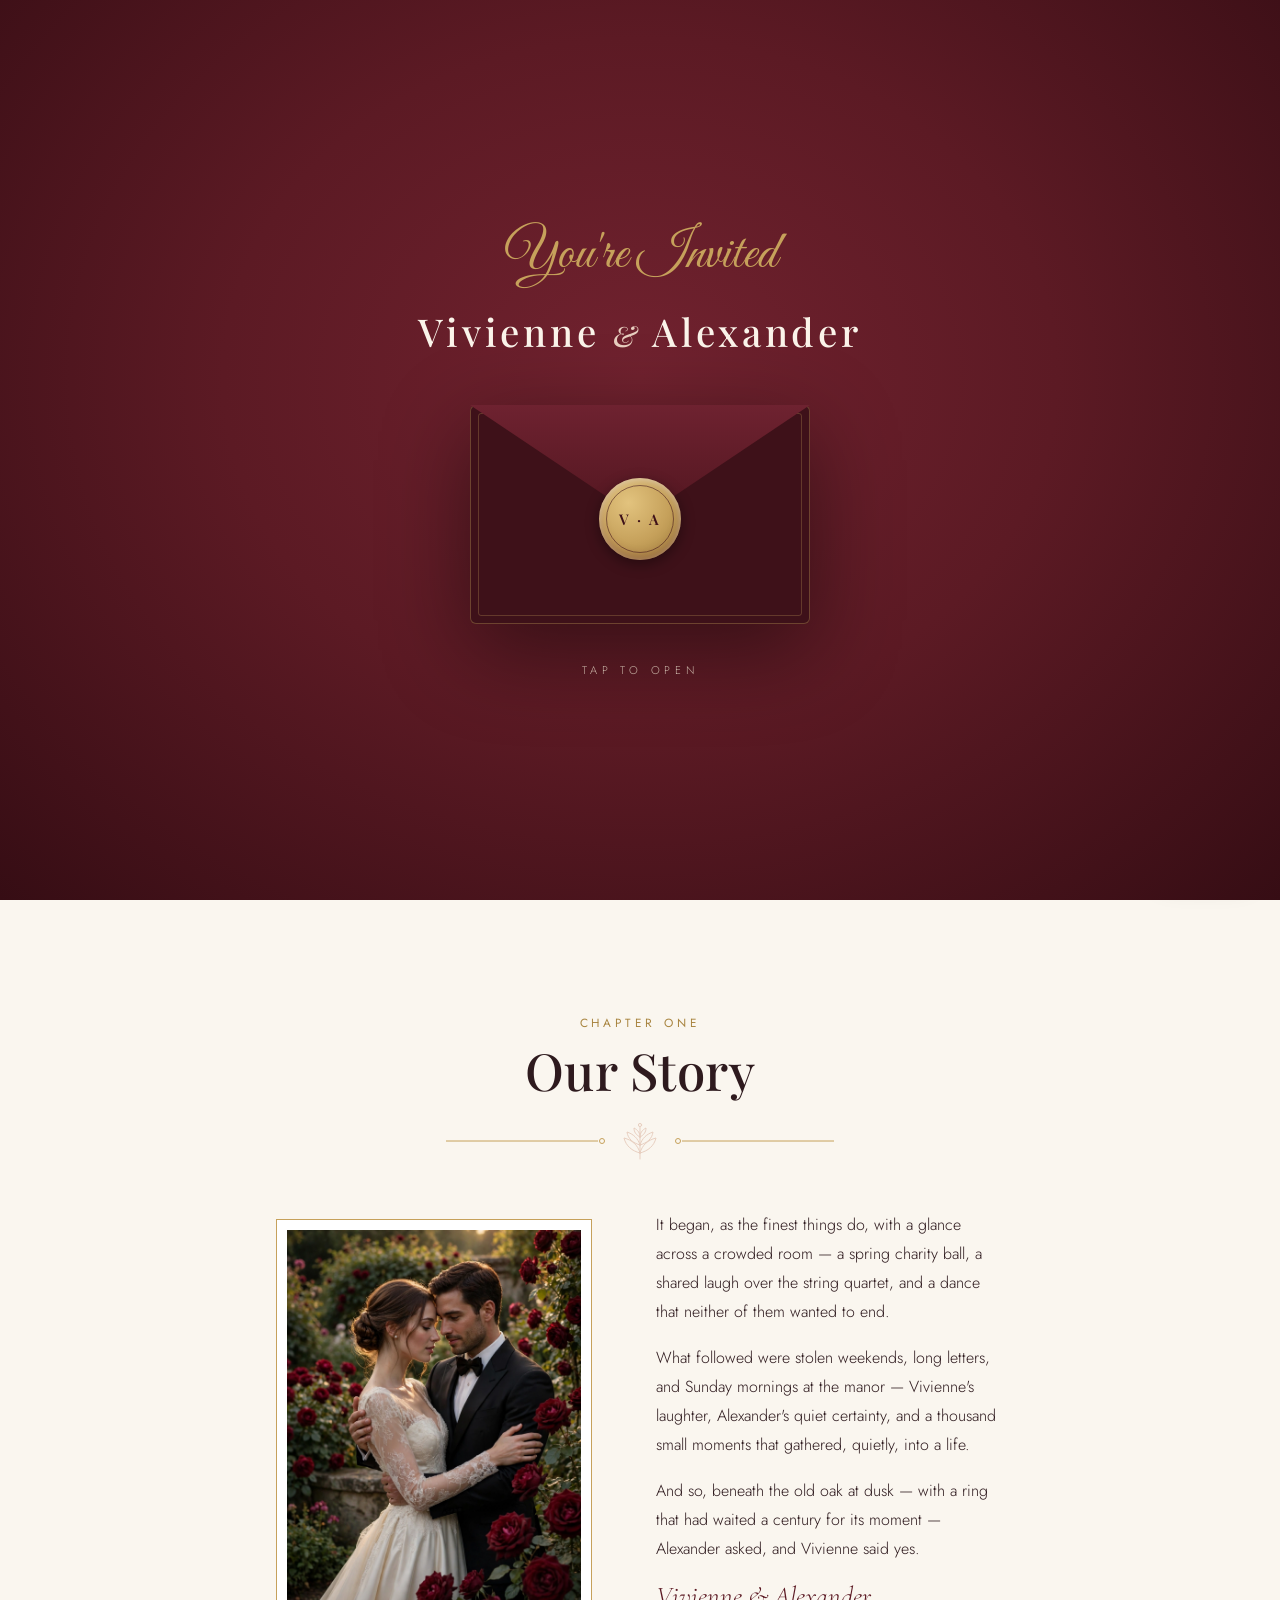
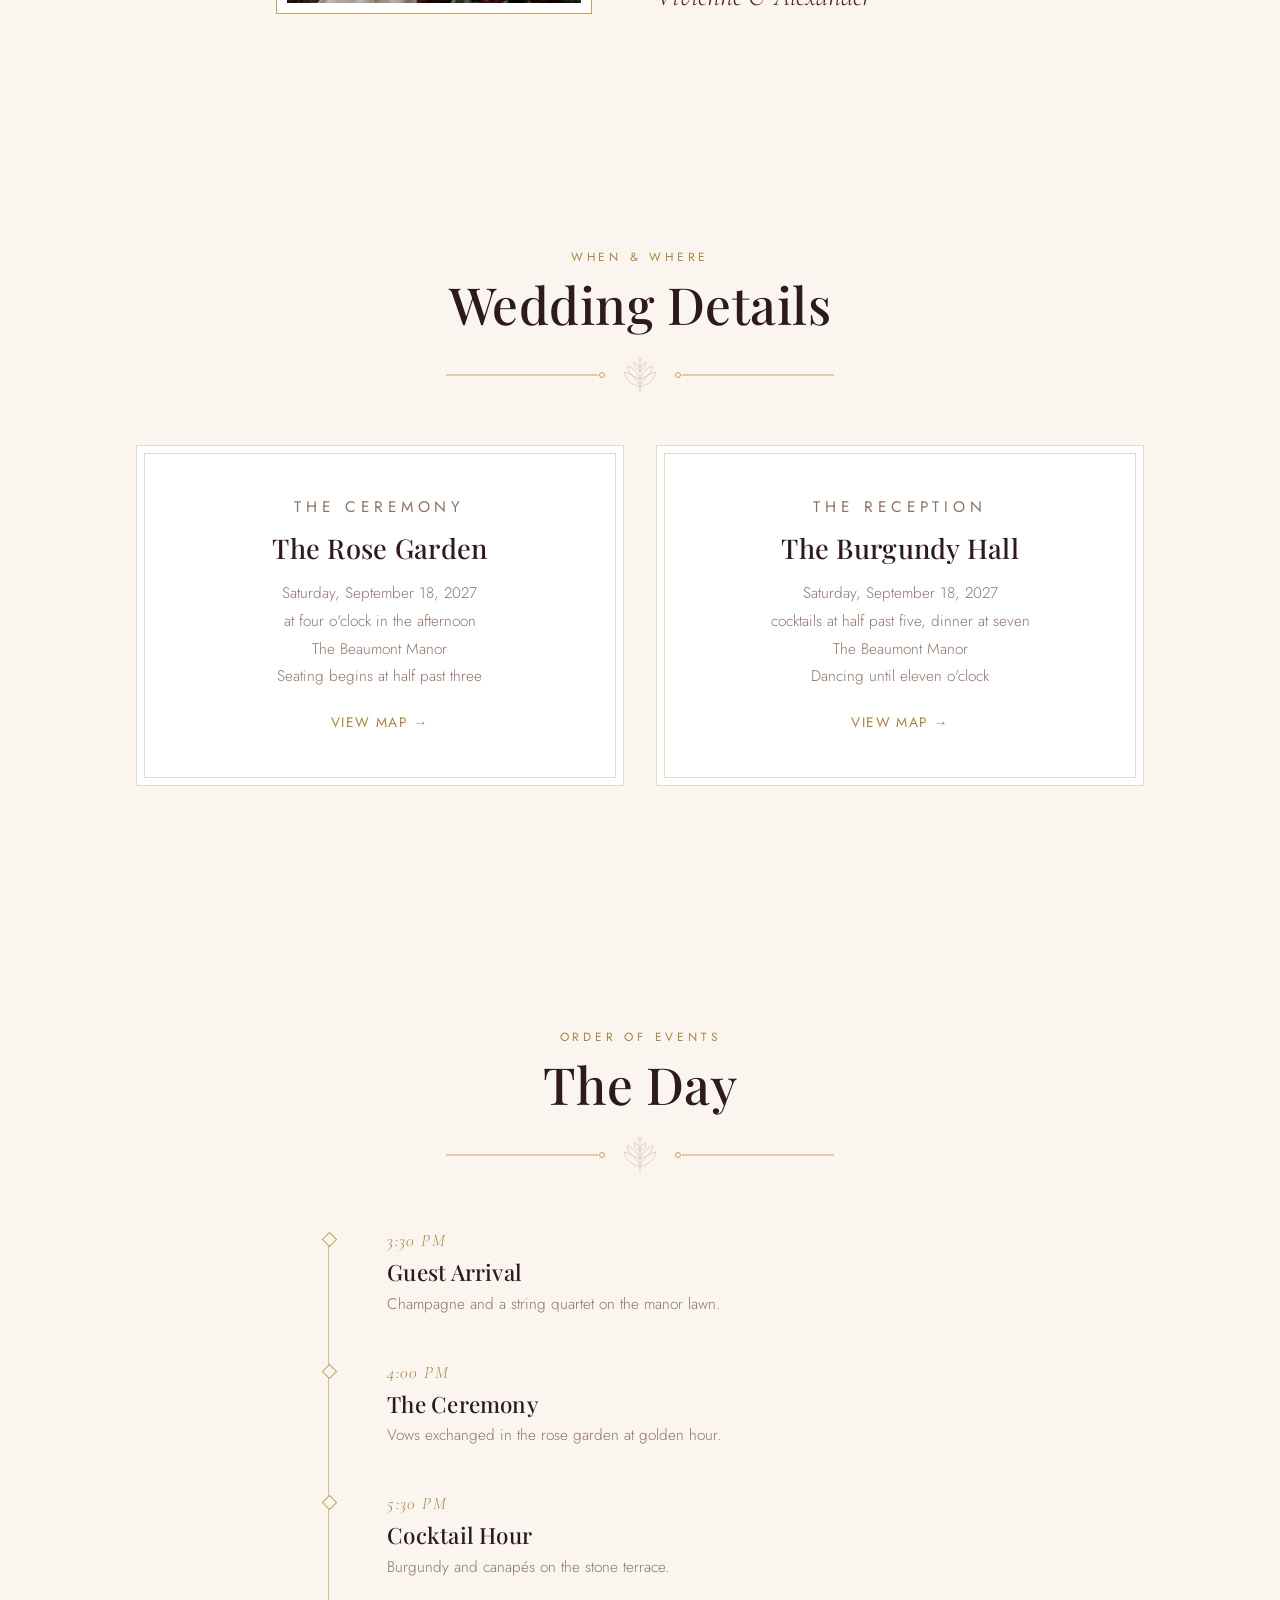
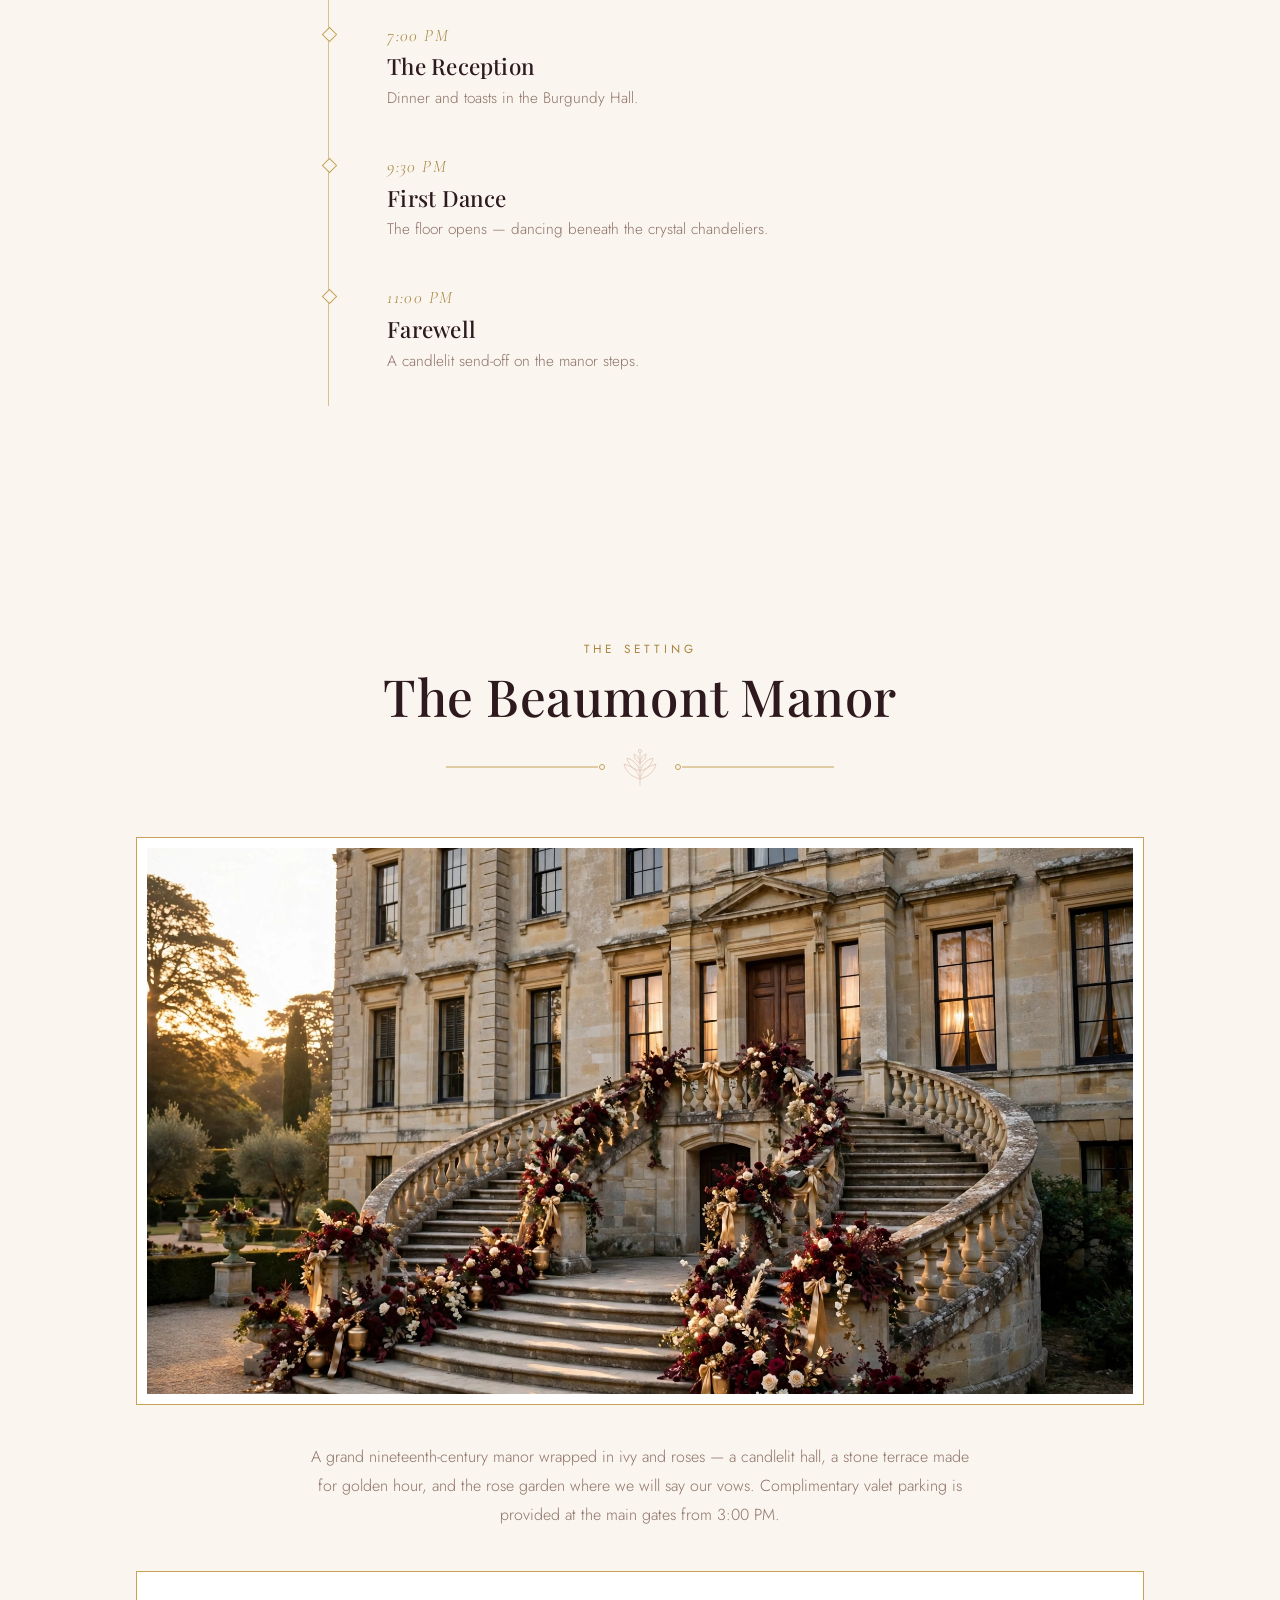
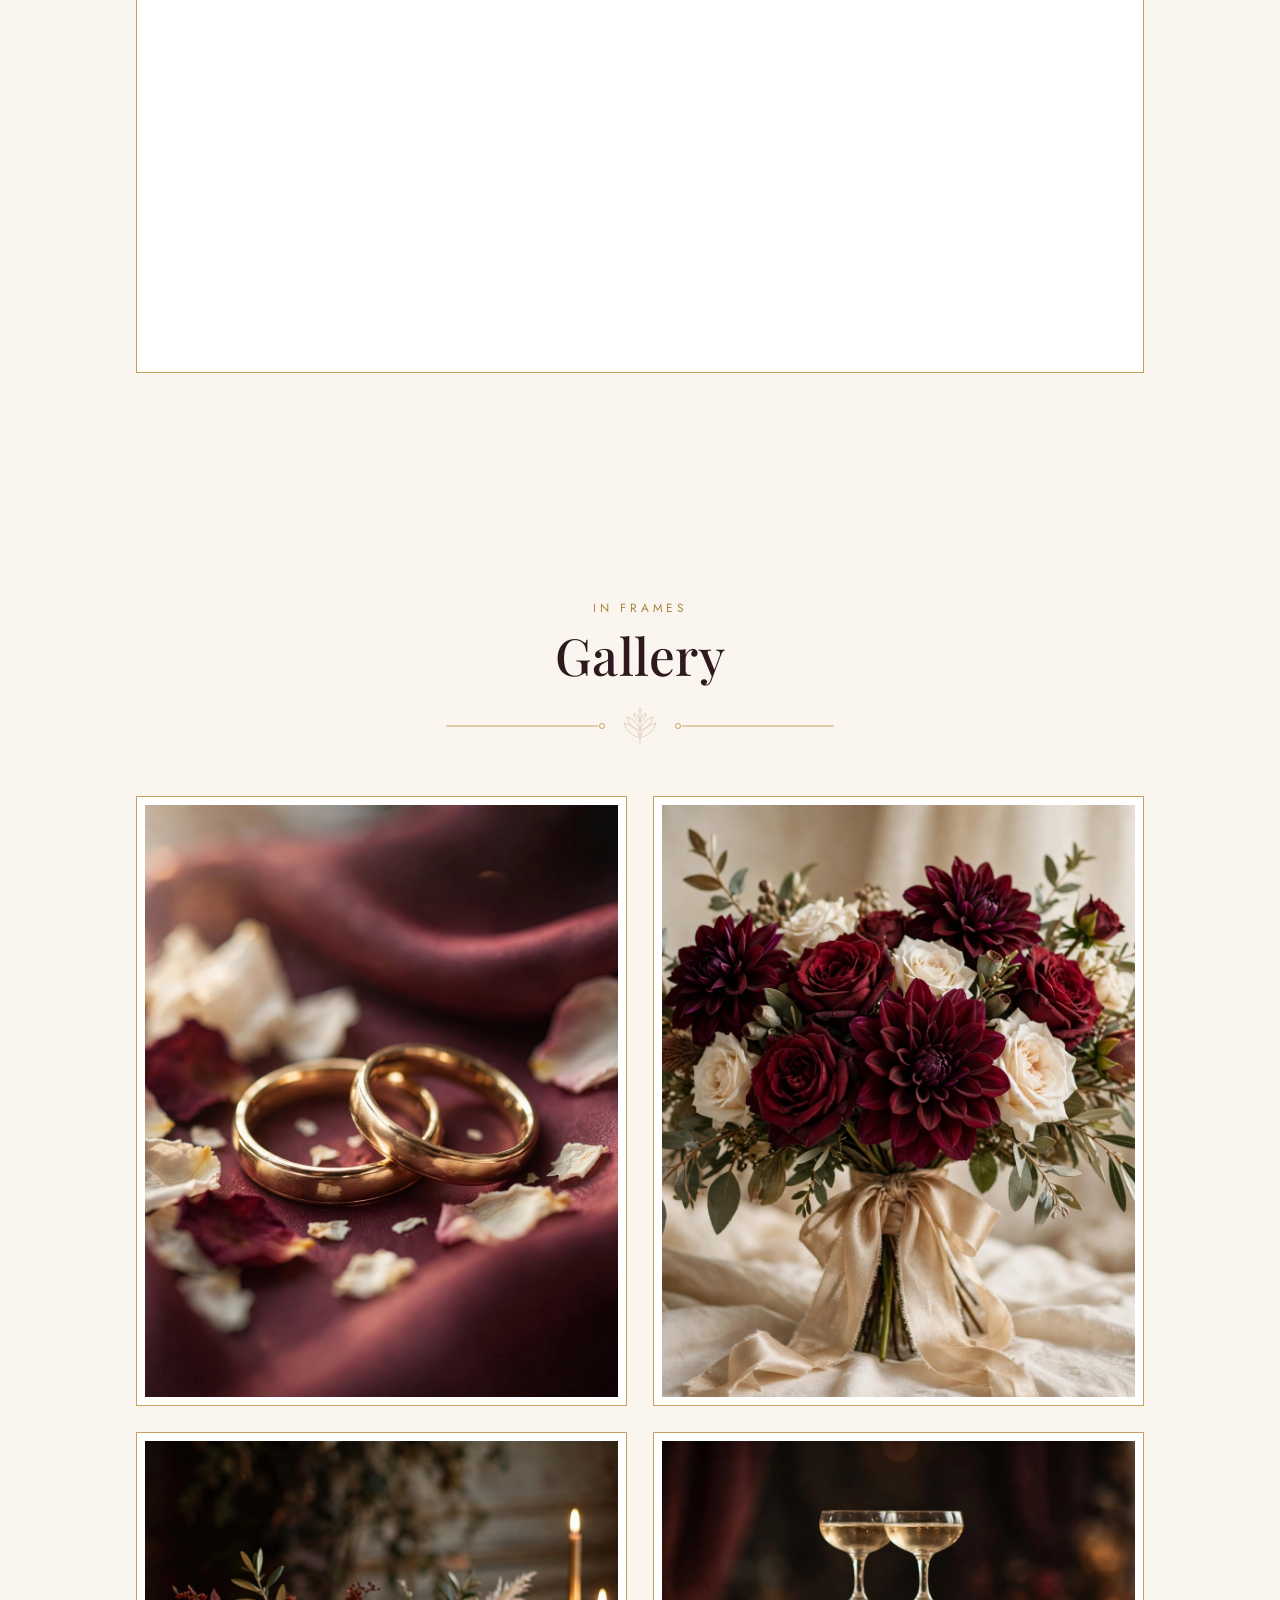
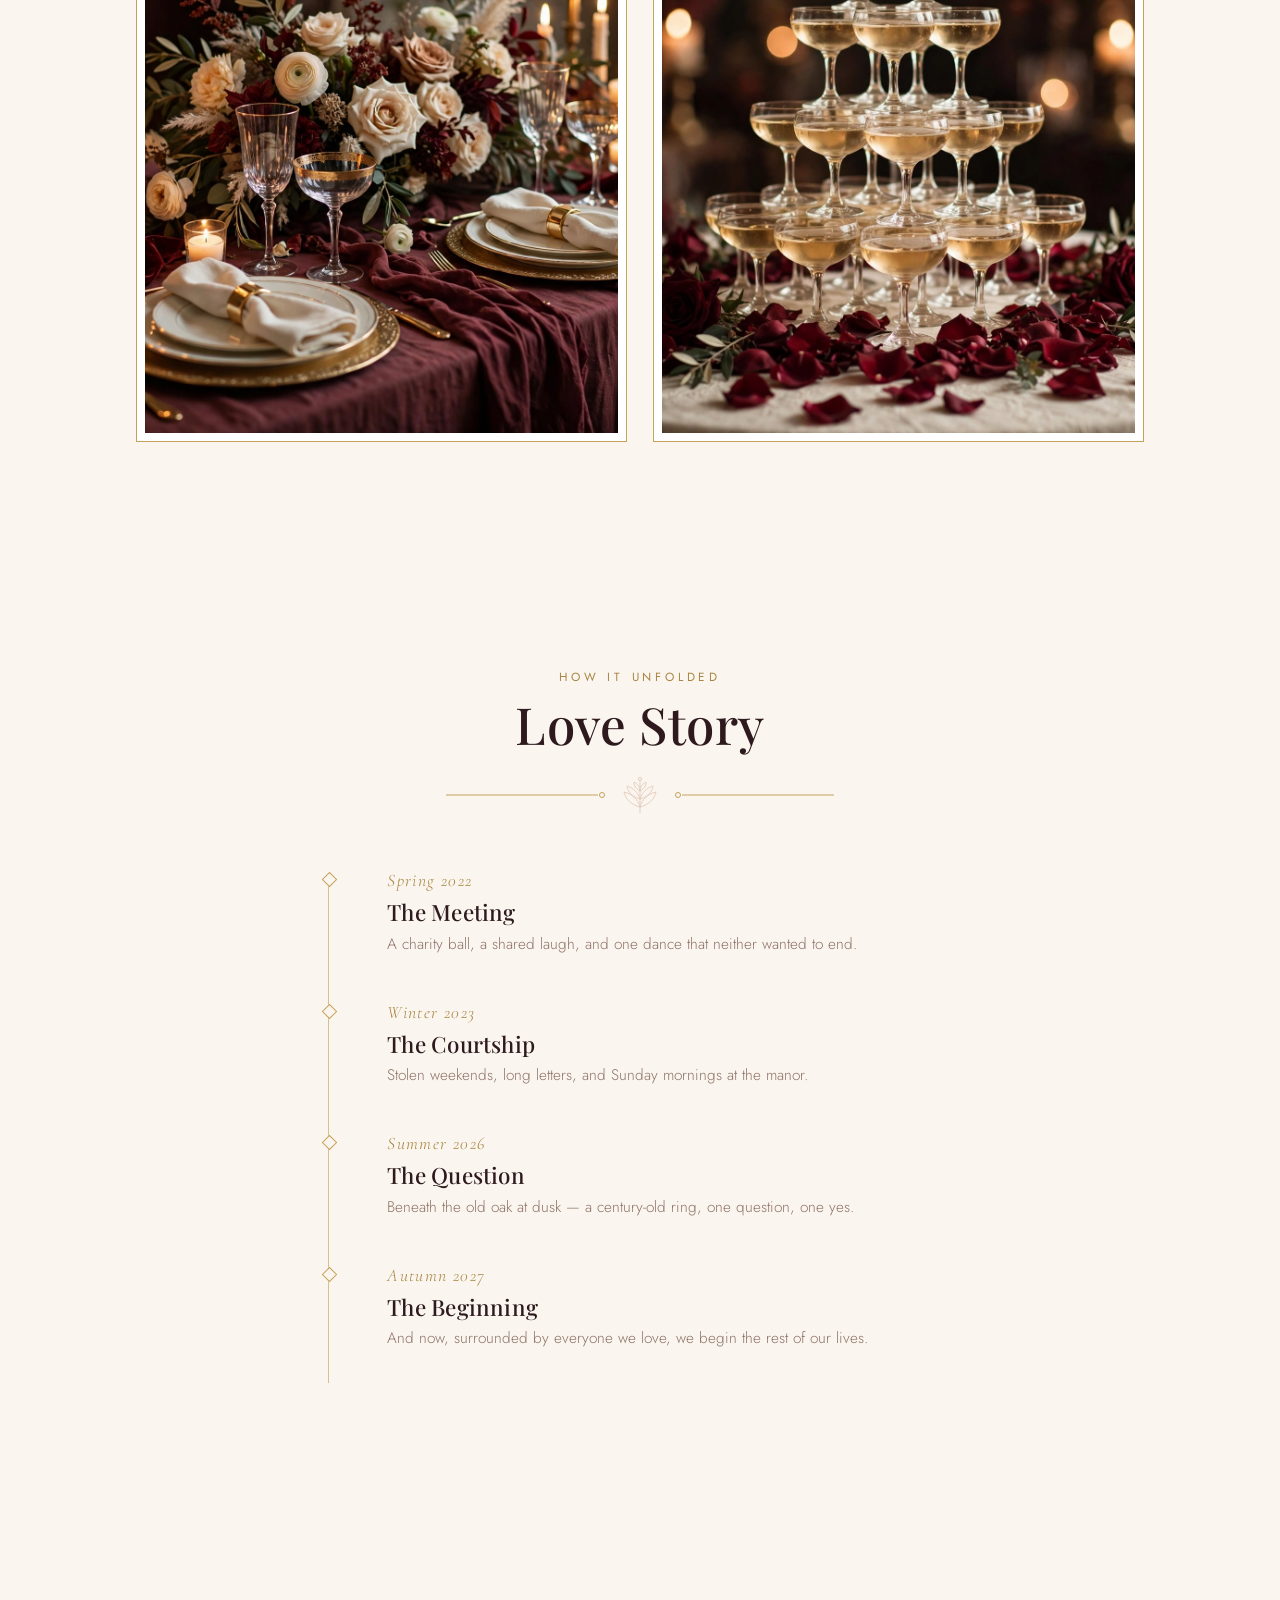
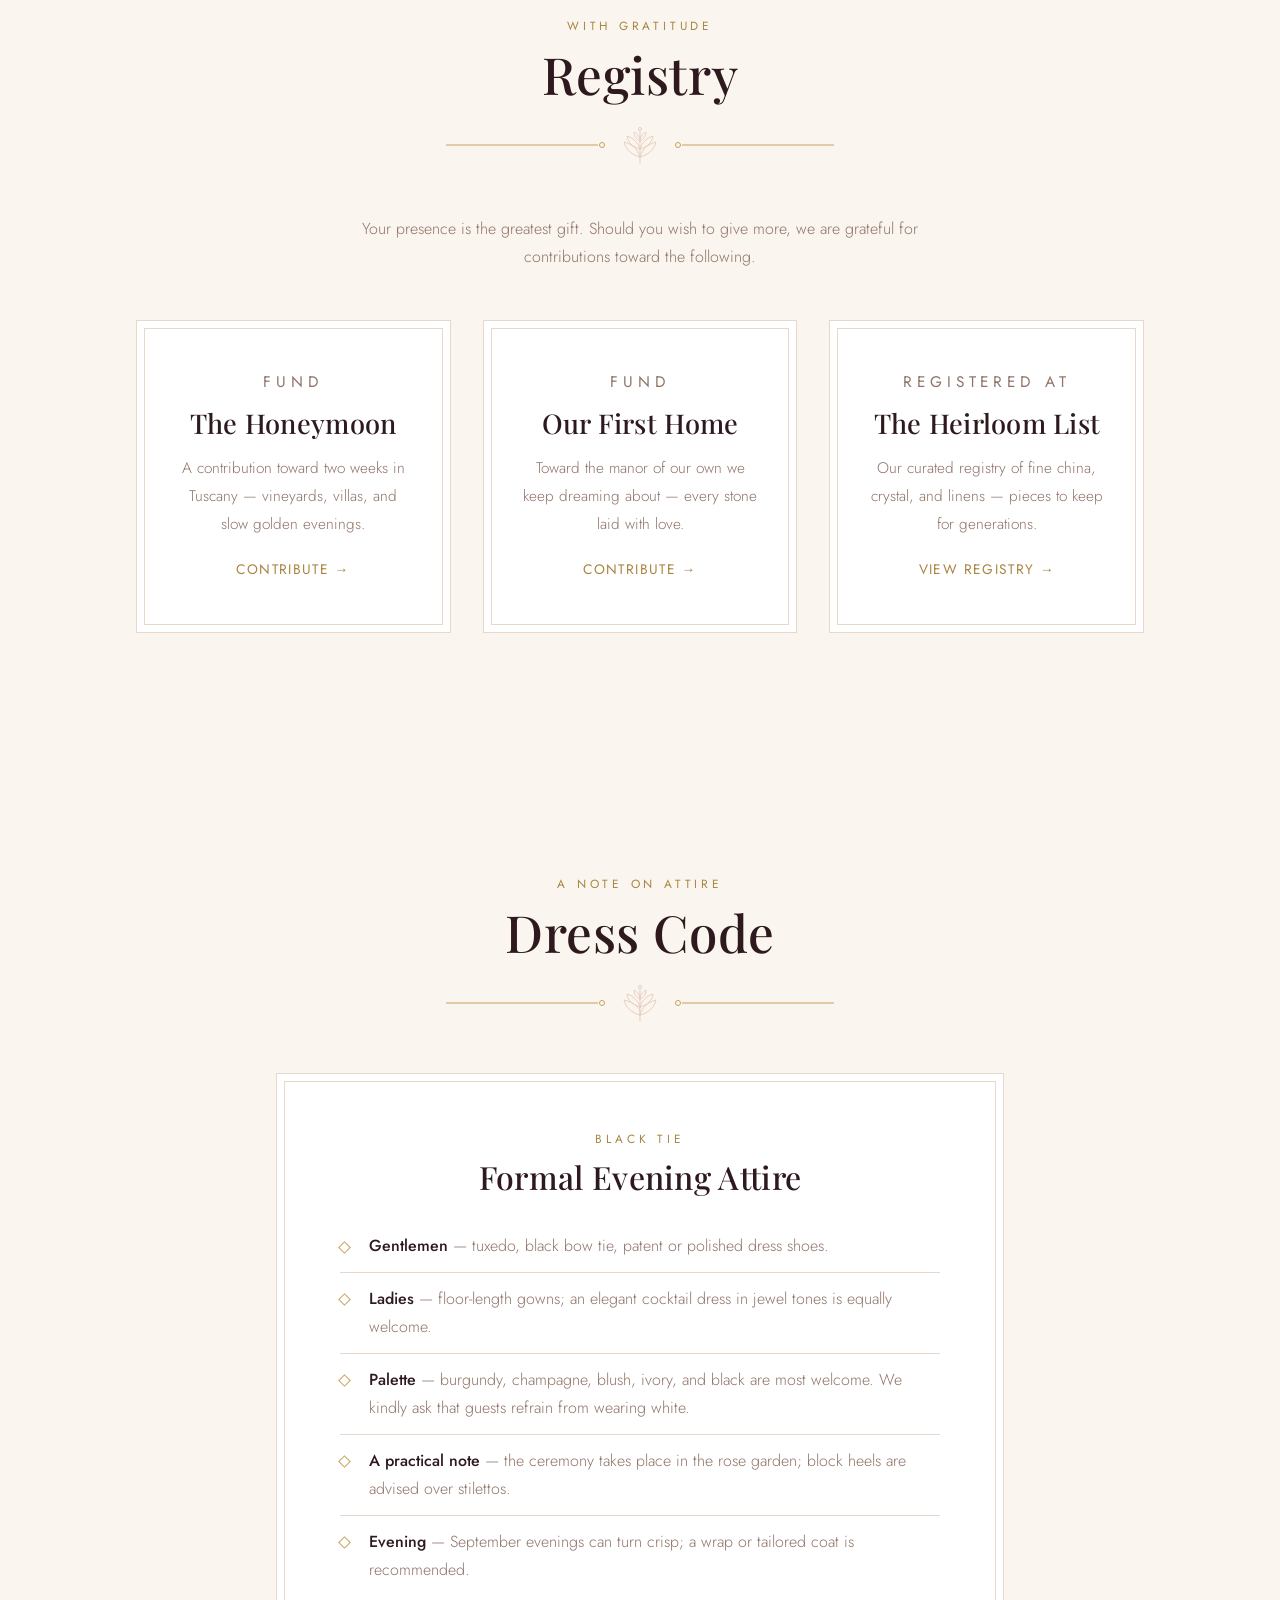
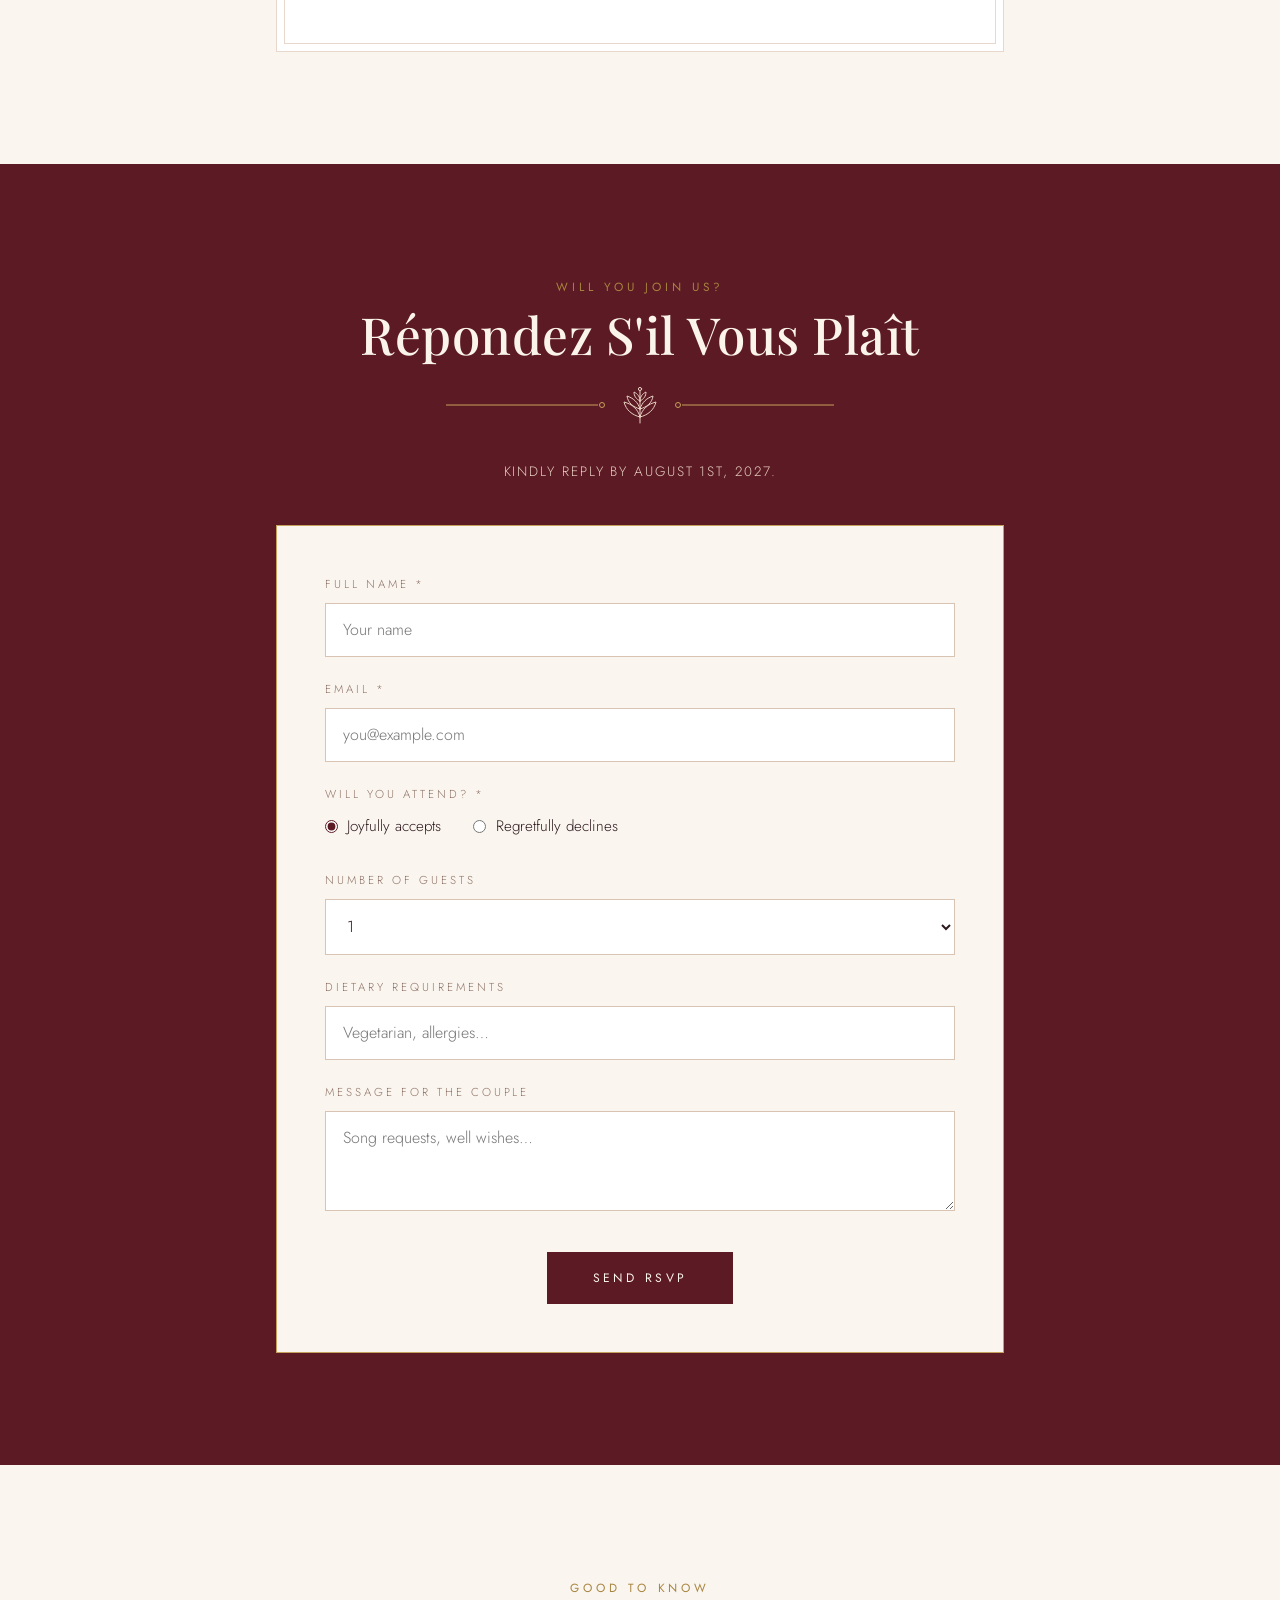
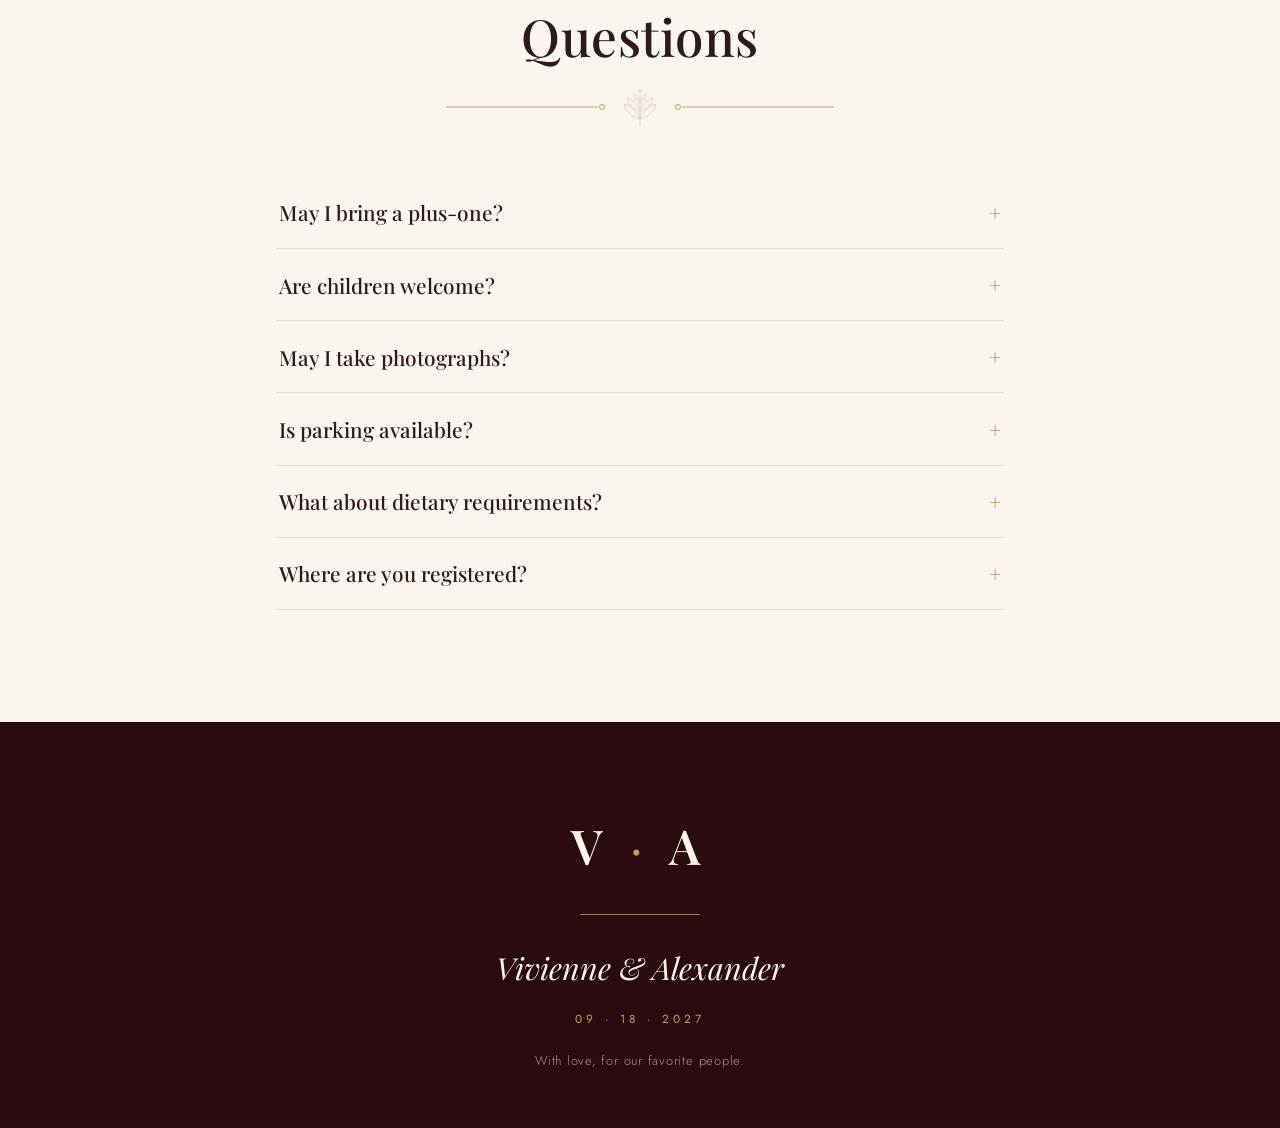
<file: index.html>
<!DOCTYPE html>
<html lang="en">
<head>
<meta charset="UTF-8">
<meta name="viewport" content="width=device-width, initial-scale=1.0">
<!-- EDIT: page title — your names & date -->
<title>Vivienne &amp; Alexander — September 18, 2027</title>
<meta name="description" content="Together with their families, Vivienne & Alexander invite you to celebrate their wedding on Saturday, September 18, 2027 at The Beaumont Manor.">
<link rel="preconnect" href="https://fonts.googleapis.com">
<link rel="preconnect" href="https://fonts.gstatic.com" crossorigin>
<link href="https://fonts.googleapis.com/css2?family=Cormorant+Garamond:ital,wght@0,400;0,500;0,600;1,400;1,500&family=Playfair+Display:ital,wght@0,400;0,500;0,600;1,400&family=Great+Vibes&family=Jost:wght@300;400;500&display=swap" rel="stylesheet">
<link rel="stylesheet" href="styles.css">
</head>
<body>

<!-- ============ 0. ENVELOPE INTRO (signature opening) ============ -->
<!-- EDIT: envelope intro — your names & monogram. To remove the intro entirely,
     delete this block AND the envelope JS section in script.js. -->
<div id="envelope-intro" role="dialog" aria-modal="true" aria-label="Wedding invitation — tap to open" tabindex="0">
  <div class="env-stage">
    <p class="env-script">You're Invited</p>
    <!-- EDIT: couple names on the envelope -->
    <p class="env-names">Vivienne <span class="amp">&amp;</span> Alexander</p>
    <div class="envelope" aria-hidden="true">
      <div class="env-back"></div>
      <div class="env-letter">
        <!-- EDIT: monogram on the letter -->
        <p class="env-letter-mono">V · A</p>
        <p class="env-letter-names">Vivienne &amp; Alexander</p>
        <div class="env-letter-rule"></div>
        <!-- EDIT: wedding date on the letter -->
        <p class="env-letter-date">Saturday, September 18, 2027</p>
      </div>
      <div class="env-front"></div>
      <div class="env-flap"></div>
      <!-- the wax seal sits on the flap's point; it "breaks" (fades) when opened -->
      <div class="wax-seal"><span>V · A</span></div>
    </div>
    <p class="env-tap">tap to open</p>
  </div>
</div>

<!-- ============ 1. NAV ============ -->
<nav id="nav">
  <!-- EDIT: monogram — your initials -->
  <a href="#top" class="brand">V <span>·</span> A</a>
  <button class="menu-btn" aria-label="Open menu">☰</button>
  <div class="links">
    <a href="#story">Our Story</a><a href="#details">Details</a><a href="#schedule">Schedule</a>
    <a href="#venue">Venue</a><a href="#gallery">Gallery</a><a href="#faq">FAQ</a>
    <a href="#rsvp" class="btn small">RSVP</a>
  </div>
</nav>

<!-- ============ 2. HERO ============ -->
<header class="hero" id="top">
  <div class="hero-inner">
    <!-- EDIT: the one script accent line -->
    <p class="script">together with their families</p>
    <!-- EDIT: couple names -->
    <h1>Vivienne <span class="amp">&</span> Alexander</h1>
    <p class="caps gold date">Saturday, September 18, 2027</p>
    <!-- EDIT: venue name -->
    <p class="caps venue">The Beaumont Manor</p>
    <div class="botanical-hero" aria-hidden="true">
      <svg viewBox="0 0 200 24" fill="none" xmlns="http://www.w3.org/2000/svg">
        <line x1="8" y1="12" x2="78" y2="12" stroke="#C6A15B" stroke-width="1"/>
        <line x1="122" y1="12" x2="192" y2="12" stroke="#C6A15B" stroke-width="1"/>
        <path d="M100 20 C 100 15, 100 10, 100 4" stroke="#E8CFC0" stroke-width="1" stroke-linecap="round"/>
        <path d="M100 17 C 95 16, 91 13, 90 8 C 95 9, 99 12, 100 17 Z" stroke="#E8CFC0" stroke-width="1"/>
        <path d="M100 17 C 105 16, 109 13, 110 8 C 105 9, 101 12, 100 17 Z" stroke="#E8CFC0" stroke-width="1"/>
        <path d="M100 11 C 97 10, 95 8, 95 5 C 98 6, 100 8, 100 11 Z" stroke="#E8CFC0" stroke-width="1"/>
        <path d="M100 11 C 103 10, 105 8, 105 5 C 102 6, 100 8, 100 11 Z" stroke="#E8CFC0" stroke-width="1"/>
      </svg>
    </div>
    <!-- EDIT: countdown target lives in script.js (2027-09-18T16:00:00) -->
    <div class="countdown" id="countdown" aria-label="Countdown to the wedding">
      <div><span id="d">0</span><label>Days</label></div>
      <div><span id="h">0</span><label>Hours</label></div>
      <div><span id="m">0</span><label>Minutes</label></div>
      <div><span id="s">0</span><label>Seconds</label></div>
    </div>
    <div class="cta-row">
      <a href="#rsvp" class="btn">Kindly Respond</a>
      <a href="#details" class="btn ghost">The Details</a>
    </div>
  </div>
  <a href="#story" class="scroll-hint" aria-label="Scroll to Our Story">↓</a>
</header>

<!-- Music toggle (no autoplay — plays only when tapped) -->
<button id="music-toggle" aria-label="Play background music" title="Music">
  <span class="note">♪</span><span class="mt-label">Music</span>
</button>
<audio id="wedding-music" src="audio/music.mp3" preload="none" loop></audio>

<!-- ============ 3. OUR STORY ============ -->
<section id="story" class="wrap narrow reveal">
  <p class="caps gold center">Chapter One</p>
  <h2 class="center">Our Story</h2>
  <div class="divider-botanical" aria-hidden="true">
    <svg viewBox="0 0 420 44" fill="none" xmlns="http://www.w3.org/2000/svg">
      <line x1="16" y1="22" x2="168" y2="22" stroke="#C6A15B" stroke-width="1"/>
      <line x1="252" y1="22" x2="404" y2="22" stroke="#C6A15B" stroke-width="1"/>
      <circle cx="172" cy="22" r="2.5" stroke="#C6A15B" stroke-width="1"/>
      <circle cx="248" cy="22" r="2.5" stroke="#C6A15B" stroke-width="1"/>
      <g stroke="#E8CFC0" stroke-width="1" stroke-linecap="round">
        <path d="M210 40 C 210 30, 210 20, 210 8"/>
        <path d="M210 34 C 202 32, 196 27, 194 19 C 202 21, 208 26, 210 34 Z"/>
        <path d="M210 34 C 218 32, 224 27, 226 19 C 218 21, 212 26, 210 34 Z"/>
        <path d="M210 26 C 203 24, 198 20, 197 13 C 203 15, 208 19, 210 26 Z"/>
        <path d="M210 26 C 217 24, 222 20, 223 13 C 217 15, 212 19, 210 26 Z"/>
        <path d="M210 18 C 206 16, 204 13, 204 9 C 208 11, 210 14, 210 18 Z"/>
        <path d="M210 18 C 214 16, 216 13, 216 9 C 212 11, 210 14, 210 18 Z"/>
        <circle cx="210" cy="6" r="1.6"/>
      </g>
    </svg>
  </div>
  <div class="two-col">
    <!-- EDIT: replace images/couple.webp with your photo (same name or update the path) -->
    <img class="frame" src="images/couple.webp" alt="Vivienne and Alexander">
    <div>
      <!-- EDIT: rewrite with your own story -->
      <p>It began, as the finest things do, with a glance across a crowded room — a spring charity ball, a shared laugh over the string quartet, and a dance that neither of them wanted to end.</p>
      <p>What followed were stolen weekends, long letters, and Sunday mornings at the manor — Vivienne's laughter, Alexander's quiet certainty, and a thousand small moments that gathered, quietly, into a life.</p>
      <p>And so, beneath the old oak at dusk — with a ring that had waited a century for its moment — Alexander asked, and Vivienne said yes.</p>
      <p class="sign">Vivienne &amp; Alexander</p>
    </div>
  </div>
</section>

<!-- ============ 4. WEDDING DETAILS ============ -->
<section id="details" class="wrap reveal">
  <p class="caps gold center">When &amp; Where</p>
  <h2 class="center">Wedding Details</h2>
  <div class="divider-botanical" aria-hidden="true">
    <svg viewBox="0 0 420 44" fill="none" xmlns="http://www.w3.org/2000/svg">
      <line x1="16" y1="22" x2="168" y2="22" stroke="#C6A15B" stroke-width="1"/>
      <line x1="252" y1="22" x2="404" y2="22" stroke="#C6A15B" stroke-width="1"/>
      <circle cx="172" cy="22" r="2.5" stroke="#C6A15B" stroke-width="1"/>
      <circle cx="248" cy="22" r="2.5" stroke="#C6A15B" stroke-width="1"/>
      <g stroke="#E8CFC0" stroke-width="1" stroke-linecap="round">
        <path d="M210 40 C 210 30, 210 20, 210 8"/>
        <path d="M210 34 C 202 32, 196 27, 194 19 C 202 21, 208 26, 210 34 Z"/>
        <path d="M210 34 C 218 32, 224 27, 226 19 C 218 21, 212 26, 210 34 Z"/>
        <path d="M210 26 C 203 24, 198 20, 197 13 C 203 15, 208 19, 210 26 Z"/>
        <path d="M210 26 C 217 24, 222 20, 223 13 C 217 15, 212 19, 210 26 Z"/>
        <path d="M210 18 C 206 16, 204 13, 204 9 C 208 11, 210 14, 210 18 Z"/>
        <path d="M210 18 C 214 16, 216 13, 216 9 C 212 11, 210 14, 210 18 Z"/>
        <circle cx="210" cy="6" r="1.6"/>
      </g>
    </svg>
  </div>
  <div class="cards">
    <!-- EDIT: ceremony details -->
    <div class="card">
      <p class="caps gold">The Ceremony</p>
      <h3>The Rose Garden</h3>
      <p>Saturday, September 18, 2027<br>at four o'clock in the afternoon<br>The Beaumont Manor<br><span class="muted">Seating begins at half past three</span></p>
      <a class="link" href="https://maps.google.com/?q=The%20Beaumont%20Manor" target="_blank" rel="noopener">View map →</a>
    </div>
    <!-- EDIT: reception details -->
    <div class="card">
      <p class="caps gold">The Reception</p>
      <h3>The Burgundy Hall</h3>
      <p>Saturday, September 18, 2027<br>cocktails at half past five, dinner at seven<br>The Beaumont Manor<br><span class="muted">Dancing until eleven o'clock</span></p>
      <a class="link" href="https://maps.google.com/?q=The%20Beaumont%20Manor" target="_blank" rel="noopener">View map →</a>
    </div>
  </div>
</section>

<!-- ============ 5. SCHEDULE ============ -->
<section id="schedule" class="wrap narrow reveal">
  <p class="caps gold center">Order of Events</p>
  <h2 class="center">The Day</h2>
  <div class="divider-botanical" aria-hidden="true">
    <svg viewBox="0 0 420 44" fill="none" xmlns="http://www.w3.org/2000/svg">
      <line x1="16" y1="22" x2="168" y2="22" stroke="#C6A15B" stroke-width="1"/>
      <line x1="252" y1="22" x2="404" y2="22" stroke="#C6A15B" stroke-width="1"/>
      <circle cx="172" cy="22" r="2.5" stroke="#C6A15B" stroke-width="1"/>
      <circle cx="248" cy="22" r="2.5" stroke="#C6A15B" stroke-width="1"/>
      <g stroke="#E8CFC0" stroke-width="1" stroke-linecap="round">
        <path d="M210 40 C 210 30, 210 20, 210 8"/>
        <path d="M210 34 C 202 32, 196 27, 194 19 C 202 21, 208 26, 210 34 Z"/>
        <path d="M210 34 C 218 32, 224 27, 226 19 C 218 21, 212 26, 210 34 Z"/>
        <path d="M210 26 C 203 24, 198 20, 197 13 C 203 15, 208 19, 210 26 Z"/>
        <path d="M210 26 C 217 24, 222 20, 223 13 C 217 15, 212 19, 210 26 Z"/>
        <path d="M210 18 C 206 16, 204 13, 204 9 C 208 11, 210 14, 210 18 Z"/>
        <path d="M210 18 C 214 16, 216 13, 216 9 C 212 11, 210 14, 210 18 Z"/>
        <circle cx="210" cy="6" r="1.6"/>
      </g>
    </svg>
  </div>
  <!-- EDIT: adjust times & events -->
  <div class="timeline">
    <div class="t-row"><span>3:30 PM</span><div><h4>Guest Arrival</h4><p>Champagne and a string quartet on the manor lawn.</p></div></div>
    <div class="t-row"><span>4:00 PM</span><div><h4>The Ceremony</h4><p>Vows exchanged in the rose garden at golden hour.</p></div></div>
    <div class="t-row"><span>5:30 PM</span><div><h4>Cocktail Hour</h4><p>Burgundy and canapés on the stone terrace.</p></div></div>
    <div class="t-row"><span>7:00 PM</span><div><h4>The Reception</h4><p>Dinner and toasts in the Burgundy Hall.</p></div></div>
    <div class="t-row"><span>9:30 PM</span><div><h4>First Dance</h4><p>The floor opens — dancing beneath the crystal chandeliers.</p></div></div>
    <div class="t-row"><span>11:00 PM</span><div><h4>Farewell</h4><p>A candlelit send-off on the manor steps.</p></div></div>
  </div>
</section>

<!-- ============ 6. VENUE ============ -->
<section id="venue" class="wrap reveal">
  <p class="caps gold center">The Setting</p>
  <h2 class="center">The Beaumont Manor</h2>
  <div class="divider-botanical" aria-hidden="true">
    <svg viewBox="0 0 420 44" fill="none" xmlns="http://www.w3.org/2000/svg">
      <line x1="16" y1="22" x2="168" y2="22" stroke="#C6A15B" stroke-width="1"/>
      <line x1="252" y1="22" x2="404" y2="22" stroke="#C6A15B" stroke-width="1"/>
      <circle cx="172" cy="22" r="2.5" stroke="#C6A15B" stroke-width="1"/>
      <circle cx="248" cy="22" r="2.5" stroke="#C6A15B" stroke-width="1"/>
      <g stroke="#E8CFC0" stroke-width="1" stroke-linecap="round">
        <path d="M210 40 C 210 30, 210 20, 210 8"/>
        <path d="M210 34 C 202 32, 196 27, 194 19 C 202 21, 208 26, 210 34 Z"/>
        <path d="M210 34 C 218 32, 224 27, 226 19 C 218 21, 212 26, 210 34 Z"/>
        <path d="M210 26 C 203 24, 198 20, 197 13 C 203 15, 208 19, 210 26 Z"/>
        <path d="M210 26 C 217 24, 222 20, 223 13 C 217 15, 212 19, 210 26 Z"/>
        <path d="M210 18 C 206 16, 204 13, 204 9 C 208 11, 210 14, 210 18 Z"/>
        <path d="M210 18 C 214 16, 216 13, 216 9 C 212 11, 210 14, 210 18 Z"/>
        <circle cx="210" cy="6" r="1.6"/>
      </g>
    </svg>
  </div>
  <!-- EDIT: replace images/venue.webp with a photo of your venue -->
  <img class="wide-img frame" src="images/venue.webp" alt="The Beaumont Manor">
  <p class="center venue-copy">A grand nineteenth-century manor wrapped in ivy and roses — a candlelit hall, a stone terrace made for golden hour, and the rose garden where we will say our vows. Complimentary valet parking is provided at the main gates from 3:00 PM.</p>
  <div class="map-frame">
    <iframe title="Map — The Beaumont Manor" src="https://www.google.com/maps?q=Beaumont+Manor&output=embed" loading="lazy" referrerpolicy="no-referrer-when-downgrade"></iframe>
  </div>
</section>

<!-- ============ 7. GALLERY ============ -->
<section id="gallery" class="wrap reveal">
  <p class="caps gold center">In Frames</p>
  <h2 class="center">Gallery</h2>
  <div class="divider-botanical" aria-hidden="true">
    <svg viewBox="0 0 420 44" fill="none" xmlns="http://www.w3.org/2000/svg">
      <line x1="16" y1="22" x2="168" y2="22" stroke="#C6A15B" stroke-width="1"/>
      <line x1="252" y1="22" x2="404" y2="22" stroke="#C6A15B" stroke-width="1"/>
      <circle cx="172" cy="22" r="2.5" stroke="#C6A15B" stroke-width="1"/>
      <circle cx="248" cy="22" r="2.5" stroke="#C6A15B" stroke-width="1"/>
      <g stroke="#E8CFC0" stroke-width="1" stroke-linecap="round">
        <path d="M210 40 C 210 30, 210 20, 210 8"/>
        <path d="M210 34 C 202 32, 196 27, 194 19 C 202 21, 208 26, 210 34 Z"/>
        <path d="M210 34 C 218 32, 224 27, 226 19 C 218 21, 212 26, 210 34 Z"/>
        <path d="M210 26 C 203 24, 198 20, 197 13 C 203 15, 208 19, 210 26 Z"/>
        <path d="M210 26 C 217 24, 222 20, 223 13 C 217 15, 212 19, 210 26 Z"/>
        <path d="M210 18 C 206 16, 204 13, 204 9 C 208 11, 210 14, 210 18 Z"/>
        <path d="M210 18 C 214 16, 216 13, 216 9 C 212 11, 210 14, 210 18 Z"/>
        <circle cx="210" cy="6" r="1.6"/>
      </g>
    </svg>
  </div>
  <!-- EDIT: replace the four gallery photos (keep the file names) -->
  <div class="gallery">
    <figure class="frame"><img src="images/gallery-1.webp" alt="Vivienne and Alexander — portrait one"></figure>
    <figure class="frame"><img src="images/gallery-2.webp" alt="Vivienne and Alexander — portrait two"></figure>
    <figure class="frame"><img src="images/gallery-3.webp" alt="Vivienne and Alexander — portrait three"></figure>
    <figure class="frame"><img src="images/gallery-4.webp" alt="Vivienne and Alexander — portrait four"></figure>
  </div>
</section>

<!-- ============ 8. LOVE STORY ============ -->
<section id="love-story" class="wrap narrow reveal">
  <p class="caps gold center">How It Unfolded</p>
  <h2 class="center">Love Story</h2>
  <div class="divider-botanical" aria-hidden="true">
    <svg viewBox="0 0 420 44" fill="none" xmlns="http://www.w3.org/2000/svg">
      <line x1="16" y1="22" x2="168" y2="22" stroke="#C6A15B" stroke-width="1"/>
      <line x1="252" y1="22" x2="404" y2="22" stroke="#C6A15B" stroke-width="1"/>
      <circle cx="172" cy="22" r="2.5" stroke="#C6A15B" stroke-width="1"/>
      <circle cx="248" cy="22" r="2.5" stroke="#C6A15B" stroke-width="1"/>
      <g stroke="#E8CFC0" stroke-width="1" stroke-linecap="round">
        <path d="M210 40 C 210 30, 210 20, 210 8"/>
        <path d="M210 34 C 202 32, 196 27, 194 19 C 202 21, 208 26, 210 34 Z"/>
        <path d="M210 34 C 218 32, 224 27, 226 19 C 218 21, 212 26, 210 34 Z"/>
        <path d="M210 26 C 203 24, 198 20, 197 13 C 203 15, 208 19, 210 26 Z"/>
        <path d="M210 26 C 217 24, 222 20, 223 13 C 217 15, 212 19, 210 26 Z"/>
        <path d="M210 18 C 206 16, 204 13, 204 9 C 208 11, 210 14, 210 18 Z"/>
        <path d="M210 18 C 214 16, 216 13, 216 9 C 212 11, 210 14, 210 18 Z"/>
        <circle cx="210" cy="6" r="1.6"/>
      </g>
    </svg>
  </div>
  <!-- EDIT: rewrite the milestones with your own -->
  <div class="milestones">
    <div class="m-row"><span class="m-date">Spring 2022</span><div><h4>The Meeting</h4><p>A charity ball, a shared laugh, and one dance that neither wanted to end.</p></div></div>
    <div class="m-row"><span class="m-date">Winter 2023</span><div><h4>The Courtship</h4><p>Stolen weekends, long letters, and Sunday mornings at the manor.</p></div></div>
    <div class="m-row"><span class="m-date">Summer 2026</span><div><h4>The Question</h4><p>Beneath the old oak at dusk — a century-old ring, one question, one yes.</p></div></div>
    <div class="m-row"><span class="m-date">Autumn 2027</span><div><h4>The Beginning</h4><p>And now, surrounded by everyone we love, we begin the rest of our lives.</p></div></div>
  </div>
</section>

<!-- ============ 9. REGISTRY ============ -->
<section id="registry" class="wrap reveal">
  <p class="caps gold center">With Gratitude</p>
  <h2 class="center">Registry</h2>
  <div class="divider-botanical" aria-hidden="true">
    <svg viewBox="0 0 420 44" fill="none" xmlns="http://www.w3.org/2000/svg">
      <line x1="16" y1="22" x2="168" y2="22" stroke="#C6A15B" stroke-width="1"/>
      <line x1="252" y1="22" x2="404" y2="22" stroke="#C6A15B" stroke-width="1"/>
      <circle cx="172" cy="22" r="2.5" stroke="#C6A15B" stroke-width="1"/>
      <circle cx="248" cy="22" r="2.5" stroke="#C6A15B" stroke-width="1"/>
      <g stroke="#E8CFC0" stroke-width="1" stroke-linecap="round">
        <path d="M210 40 C 210 30, 210 20, 210 8"/>
        <path d="M210 34 C 202 32, 196 27, 194 19 C 202 21, 208 26, 210 34 Z"/>
        <path d="M210 34 C 218 32, 224 27, 226 19 C 218 21, 212 26, 210 34 Z"/>
        <path d="M210 26 C 203 24, 198 20, 197 13 C 203 15, 208 19, 210 26 Z"/>
        <path d="M210 26 C 217 24, 222 20, 223 13 C 217 15, 212 19, 210 26 Z"/>
        <path d="M210 18 C 206 16, 204 13, 204 9 C 208 11, 210 14, 210 18 Z"/>
        <path d="M210 18 C 214 16, 216 13, 216 9 C 212 11, 210 14, 210 18 Z"/>
        <circle cx="210" cy="6" r="1.6"/>
      </g>
    </svg>
  </div>
  <p class="center muted registry-intro">Your presence is the greatest gift. Should you wish to give more, we are grateful for contributions toward the following.</p>
  <!-- EDIT: update registry names, descriptions & links -->
  <div class="cards three">
    <div class="card">
      <p class="caps gold">Fund</p>
      <h3>The Honeymoon</h3>
      <p>A contribution toward two weeks in Tuscany — vineyards, villas, and slow golden evenings.</p>
      <a class="link" href="#" >Contribute →</a>
    </div>
    <div class="card">
      <p class="caps gold">Fund</p>
      <h3>Our First Home</h3>
      <p>Toward the manor of our own we keep dreaming about — every stone laid with love.</p>
      <a class="link" href="#" >Contribute →</a>
    </div>
    <div class="card">
      <p class="caps gold">Registered At</p>
      <h3>The Heirloom List</h3>
      <p>Our curated registry of fine china, crystal, and linens — pieces to keep for generations.</p>
      <a class="link" href="#" >View registry →</a>
    </div>
  </div>
</section>

<!-- ============ 10. DRESS CODE ============ -->
<section id="dress-code" class="wrap narrow reveal">
  <p class="caps gold center">A Note on Attire</p>
  <h2 class="center">Dress Code</h2>
  <div class="divider-botanical" aria-hidden="true">
    <svg viewBox="0 0 420 44" fill="none" xmlns="http://www.w3.org/2000/svg">
      <line x1="16" y1="22" x2="168" y2="22" stroke="#C6A15B" stroke-width="1"/>
      <line x1="252" y1="22" x2="404" y2="22" stroke="#C6A15B" stroke-width="1"/>
      <circle cx="172" cy="22" r="2.5" stroke="#C6A15B" stroke-width="1"/>
      <circle cx="248" cy="22" r="2.5" stroke="#C6A15B" stroke-width="1"/>
      <g stroke="#E8CFC0" stroke-width="1" stroke-linecap="round">
        <path d="M210 40 C 210 30, 210 20, 210 8"/>
        <path d="M210 34 C 202 32, 196 27, 194 19 C 202 21, 212 26, 210 34 Z"/>
        <path d="M210 34 C 218 32, 224 27, 226 19 C 218 21, 212 26, 210 34 Z"/>
        <path d="M210 26 C 203 24, 198 20, 197 13 C 203 15, 208 19, 210 26 Z"/>
        <path d="M210 26 C 217 24, 222 20, 223 13 C 217 15, 212 19, 210 26 Z"/>
        <path d="M210 18 C 206 16, 204 13, 204 9 C 208 11, 210 14, 210 18 Z"/>
        <path d="M210 18 C 214 16, 216 13, 216 9 C 212 11, 210 14, 210 18 Z"/>
        <circle cx="210" cy="6" r="1.6"/>
      </g>
    </svg>
  </div>
  <!-- EDIT: adjust the dress code -->
  <div class="dress-card">
    <p class="caps gold center">Black Tie</p>
    <h3 class="center">Formal Evening Attire</h3>
    <ul class="dress-list">
      <li><strong>Gentlemen</strong> — tuxedo, black bow tie, patent or polished dress shoes.</li>
      <li><strong>Ladies</strong> — floor-length gowns; an elegant cocktail dress in jewel tones is equally welcome.</li>
      <li><strong>Palette</strong> — burgundy, champagne, blush, ivory, and black are most welcome. We kindly ask that guests refrain from wearing white.</li>
      <li><strong>A practical note</strong> — the ceremony takes place in the rose garden; block heels are advised over stilettos.</li>
      <li><strong>Evening</strong> — September evenings can turn crisp; a wrap or tailored coat is recommended.</li>
    </ul>
  </div>
</section>

<!-- ============ 11. RSVP ============ -->
<section id="rsvp" class="rsvp-section reveal">
  <div class="wrap narrow">
    <p class="caps gold center">Will You Join Us?</p>
    <h2 class="center">Répondez S'il Vous Plaît</h2>
    <div class="divider-botanical light" aria-hidden="true">
      <svg viewBox="0 0 420 44" fill="none" xmlns="http://www.w3.org/2000/svg">
        <line x1="16" y1="22" x2="168" y2="22" stroke="#C6A15B" stroke-width="1"/>
        <line x1="252" y1="22" x2="404" y2="22" stroke="#C6A15B" stroke-width="1"/>
        <circle cx="172" cy="22" r="2.5" stroke="#C6A15B" stroke-width="1"/>
        <circle cx="248" cy="22" r="2.5" stroke="#C6A15B" stroke-width="1"/>
        <g stroke="#E8CFC0" stroke-width="1" stroke-linecap="round">
          <path d="M210 40 C 210 30, 210 20, 210 8"/>
          <path d="M210 34 C 202 32, 196 27, 194 19 C 202 21, 208 26, 210 34 Z"/>
          <path d="M210 34 C 218 32, 224 27, 226 19 C 218 21, 212 26, 210 34 Z"/>
          <path d="M210 26 C 203 24, 198 20, 197 13 C 203 15, 208 19, 210 26 Z"/>
          <path d="M210 26 C 217 24, 222 20, 223 13 C 217 15, 212 19, 210 26 Z"/>
          <path d="M210 18 C 206 16, 204 13, 204 9 C 208 11, 210 14, 210 18 Z"/>
          <path d="M210 18 C 214 16, 216 13, 216 9 C 212 11, 210 14, 210 18 Z"/>
          <circle cx="210" cy="6" r="1.6"/>
        </g>
      </svg>
    </div>
    <!-- EDIT: reply-by date -->
    <p class="center rsvp-note">Kindly reply by August 1st, 2027.</p>
    <form id="rsvp-form" class="rsvp-form" novalidate>
      <div class="field"><label for="f-name">Full name *</label><input id="f-name" required type="text" name="name" placeholder="Your name" autocomplete="name"></div>
      <div class="field"><label for="f-email">Email *</label><input id="f-email" required type="email" name="email" placeholder="you@example.com" autocomplete="email"></div>
      <div class="field"><label>Will you attend? *</label>
        <div class="radio-row">
          <label><input type="radio" name="attend" value="accepts" checked> Joyfully accepts</label>
          <label><input type="radio" name="attend" value="declines"> Regretfully declines</label>
        </div>
      </div>
      <div class="field"><label for="f-guests">Number of guests</label>
        <select id="f-guests" name="guests"><option>1</option><option>2</option><option>3</option><option>4</option></select>
      </div>
      <div class="field"><label for="f-diet">Dietary requirements</label><input id="f-diet" type="text" name="diet" placeholder="Vegetarian, allergies…"></div>
      <div class="field"><label for="f-msg">Message for the couple</label><textarea id="f-msg" name="message" rows="3" placeholder="Song requests, well wishes…"></textarea></div>
      <button class="btn" type="submit" id="rsvp-submit">Send RSVP</button>
    </form>
    <div id="rsvp-done" class="rsvp-done hidden" role="status">
      <p class="sign big">Thank you</p>
      <p>Your reply has been received with gratitude.<br>We cannot wait to celebrate with you.</p>
    </div>
    <div id="rsvp-error" class="rsvp-error hidden" role="alert">
      <p class="sign big">Oh dear</p>
      <p>Something went wrong sending your RSVP. Please try again in a moment —<br>or email us directly and we will note your reply.</p>
    </div>
  </div>
</section>

<!-- ============ 12. FAQ ============ -->
<section id="faq" class="wrap narrow reveal">
  <p class="caps gold center">Good to Know</p>
  <h2 class="center">Questions</h2>
  <div class="divider-botanical" aria-hidden="true">
    <svg viewBox="0 0 420 44" fill="none" xmlns="http://www.w3.org/2000/svg">
      <line x1="16" y1="22" x2="168" y2="22" stroke="#C6A15B" stroke-width="1"/>
      <line x1="252" y1="22" x2="404" y2="22" stroke="#C6A15B" stroke-width="1"/>
      <circle cx="172" cy="22" r="2.5" stroke="#C6A15B" stroke-width="1"/>
      <circle cx="248" cy="22" r="2.5" stroke="#C6A15B" stroke-width="1"/>
      <g stroke="#E8CFC0" stroke-width="1" stroke-linecap="round">
        <path d="M210 40 C 210 30, 210 20, 210 8"/>
        <path d="M210 34 C 202 32, 196 27, 194 19 C 202 21, 208 26, 210 34 Z"/>
        <path d="M210 34 C 218 32, 224 27, 226 19 C 218 21, 212 26, 210 34 Z"/>
        <path d="M210 26 C 203 24, 198 20, 197 13 C 203 15, 208 19, 210 26 Z"/>
        <path d="M210 26 C 217 24, 222 20, 223 13 C 217 15, 212 19, 210 26 Z"/>
        <path d="M210 18 C 206 16, 204 13, 204 9 C 208 11, 210 14, 210 18 Z"/>
        <path d="M210 18 C 214 16, 216 13, 216 9 C 212 11, 210 14, 210 18 Z"/>
        <circle cx="210" cy="6" r="1.6"/>
      </g>
    </svg>
  </div>
  <!-- EDIT: adjust questions & answers -->
  <div class="accordion">
    <div class="acc"><button type="button">May I bring a plus-one?<span>+</span></button><div class="acc-body"><p>Plus-ones are named on your invitation. If you are unsure whether one is extended to you, please do ask us — we are delighted to clarify.</p></div></div>
    <div class="acc"><button type="button">Are children welcome?<span>+</span></button><div class="acc-body"><p>We adore your little ones, but our wedding will be an adults-only celebration. We hope you enjoy the evening off.</p></div></div>
    <div class="acc"><button type="button">May I take photographs?<span>+</span></button><div class="acc-body"><p>We are having an unplugged ceremony — kindly keep phones and cameras tucked away until the reception, then photograph to your heart's content.</p></div></div>
    <div class="acc"><button type="button">Is parking available?<span>+</span></button><div class="acc-body"><p>Yes — complimentary valet parking is provided at the manor's main gates from 3:00 PM. A shuttle will run to the town centre at the end of the evening.</p></div></div>
    <div class="acc"><button type="button">What about dietary requirements?<span>+</span></button><div class="acc-body"><p>Simply note them in your RSVP and our caterers will take the greatest care of you.</p></div></div>
    <div class="acc"><button type="button">Where are you registered?<span>+</span></button><div class="acc-body"><p>Details are in the Registry section above. Truly, your presence is the greatest gift of all.</p></div></div>
  </div>
</section>

<!-- ============ 13. FOOTER ============ -->
<footer>
  <!-- EDIT: monogram -->
  <p class="brand big">V <span>·</span> A</p>
  <div class="footer-rule" aria-hidden="true"></div>
  <!-- EDIT: names -->
  <p class="footer-names">Vivienne &amp; Alexander</p>
  <!-- EDIT: date -->
  <p class="caps gold">09 · 18 · 2027</p>
  <p class="tiny">With love, for our favorite people.</p>
</footer>

<script src="script.js"></script>
</body>
</html>
</file>
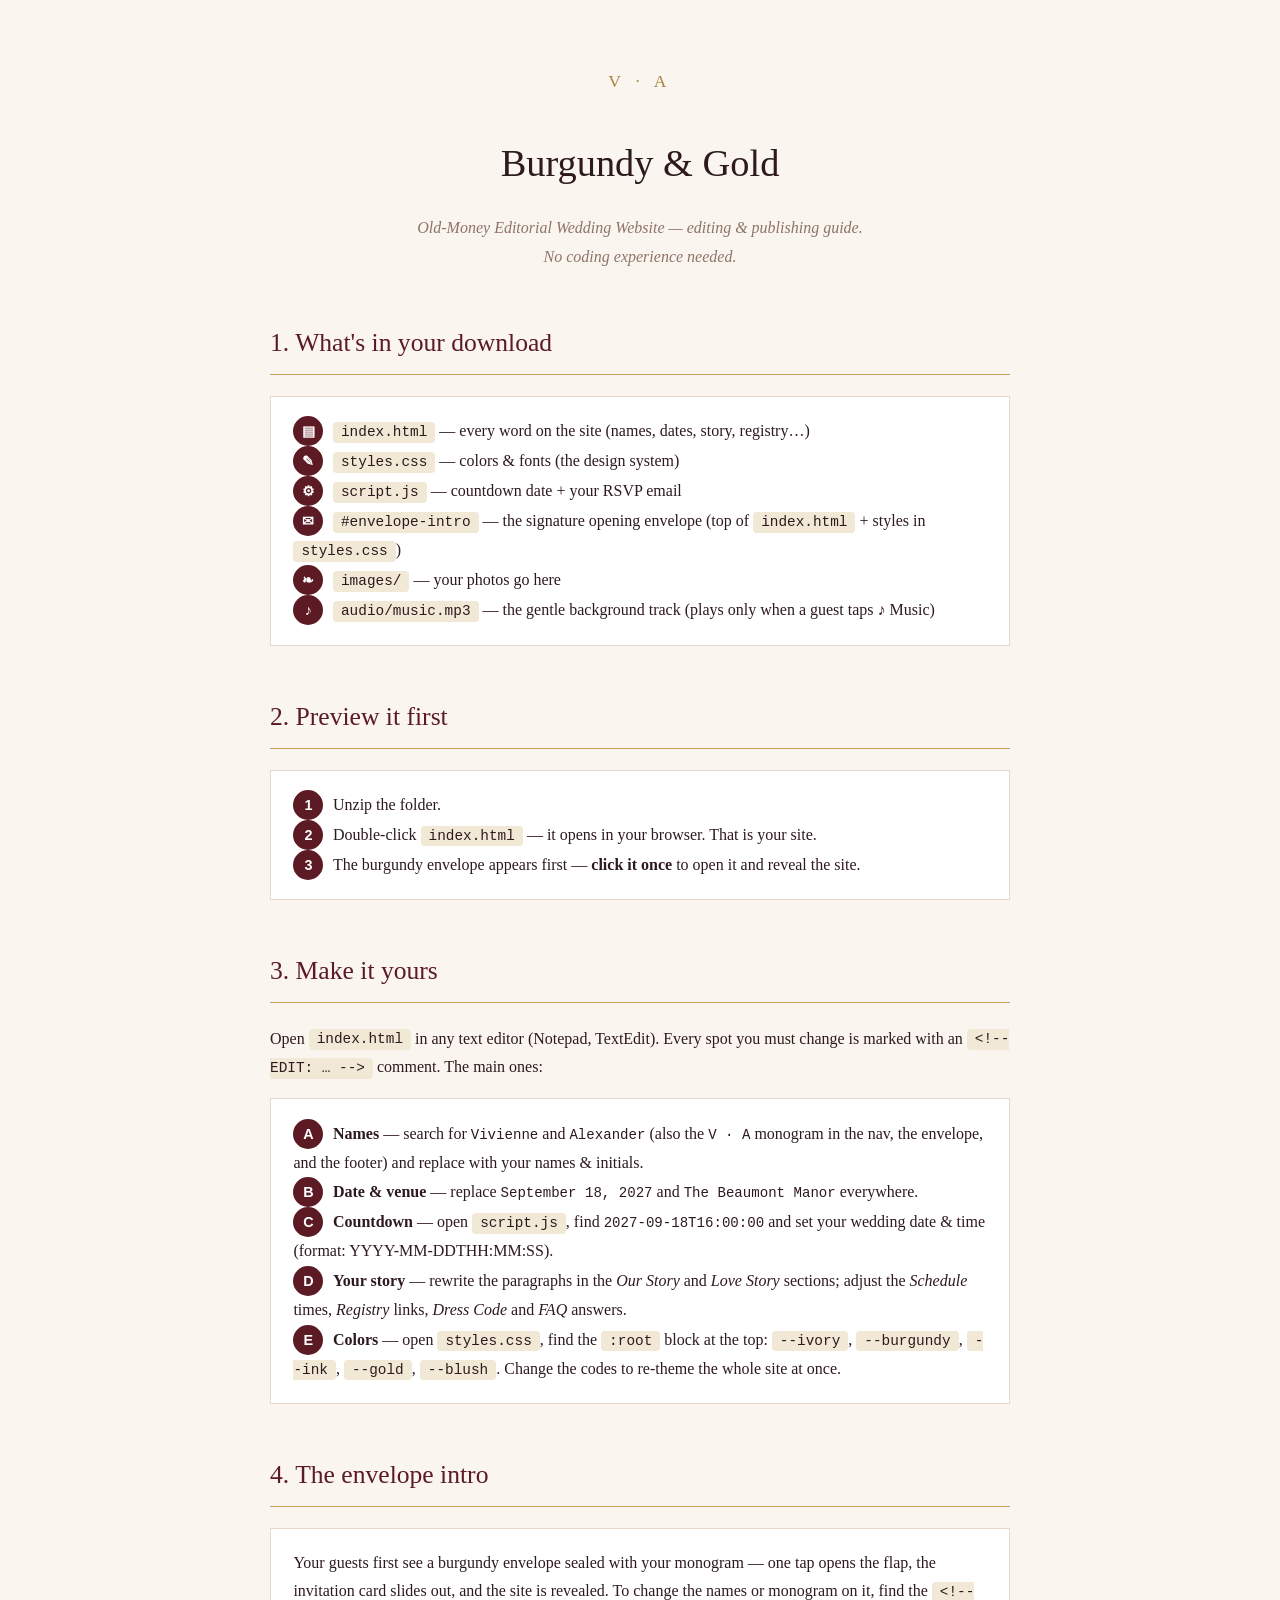
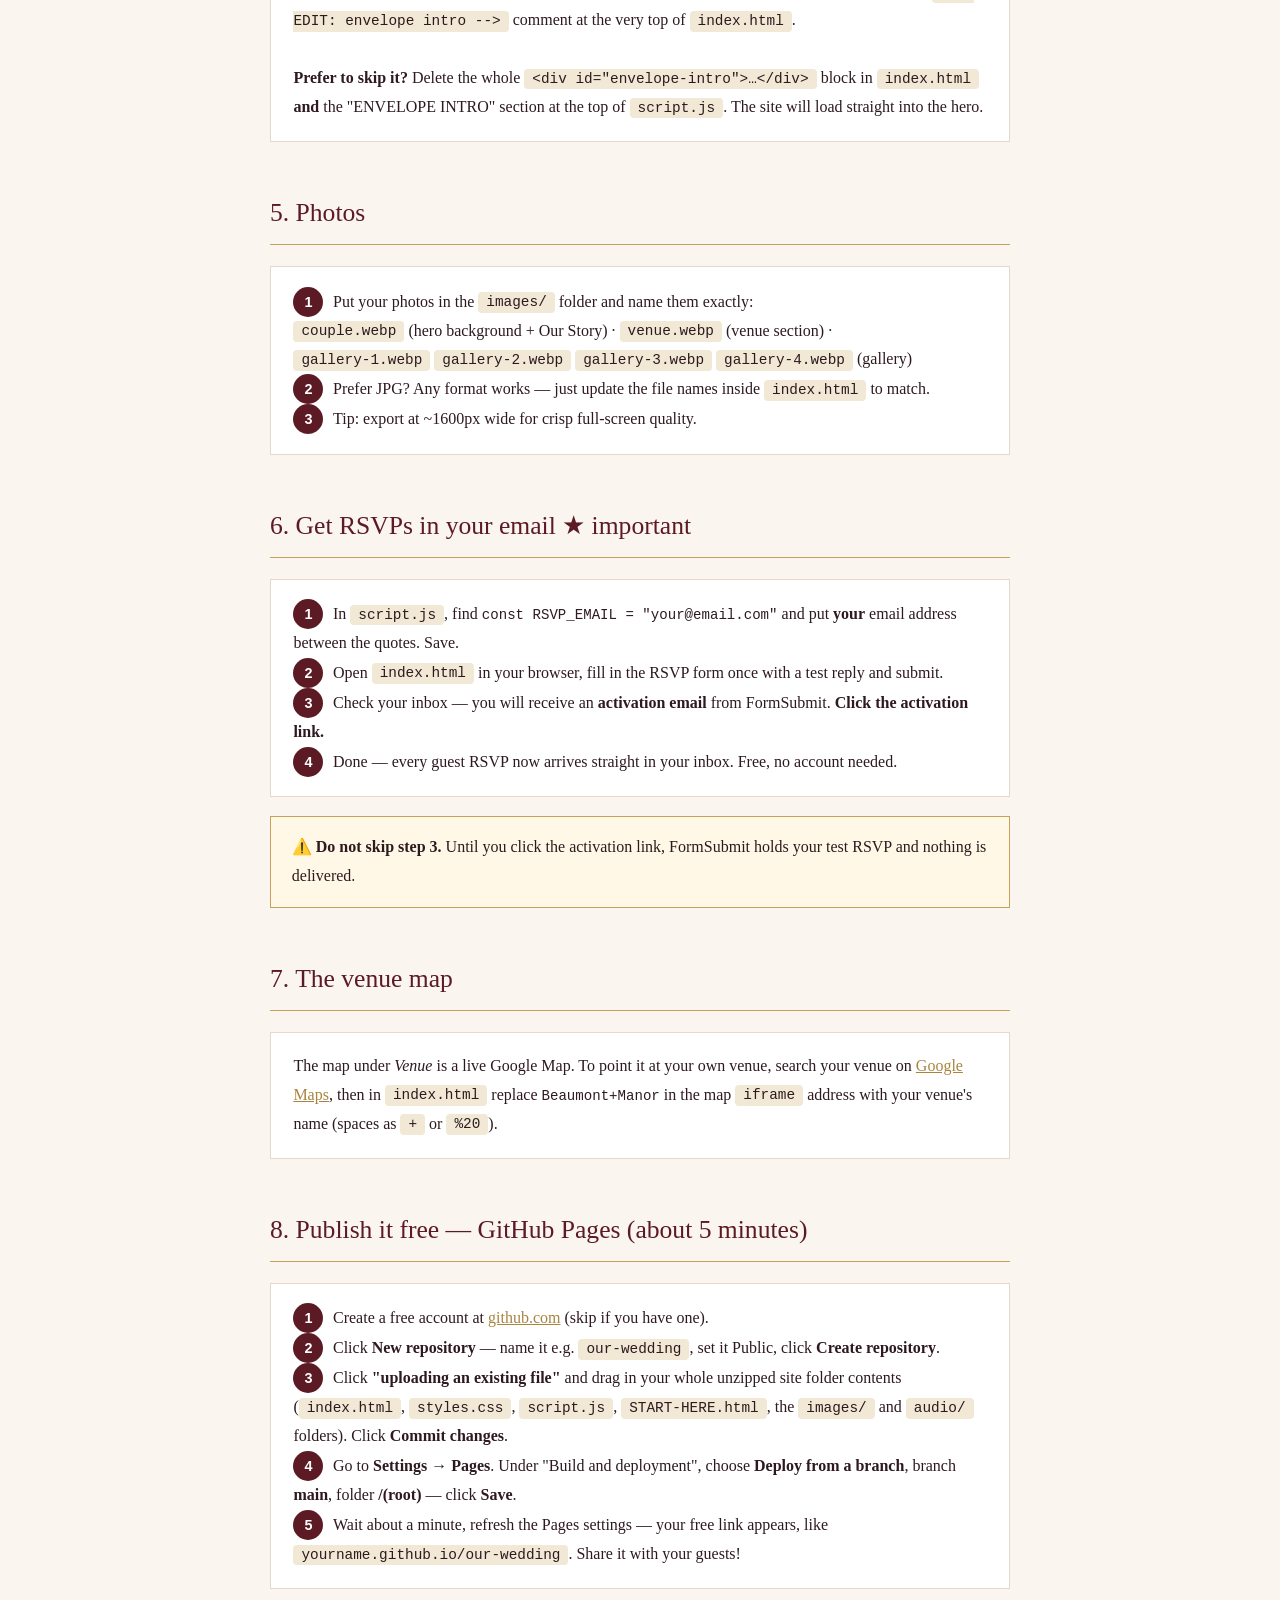
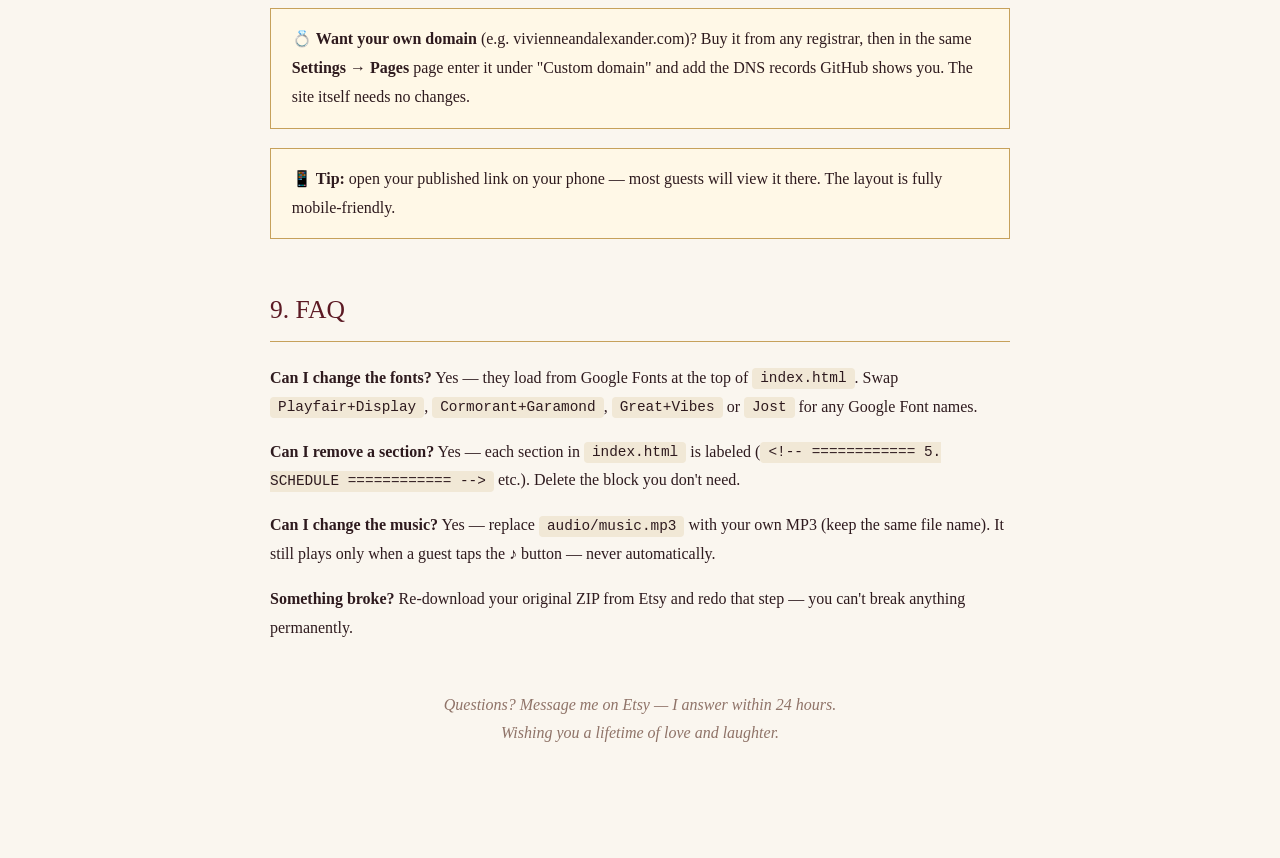
<file: START-HERE.html>
<!DOCTYPE html>
<html lang="en">
<head>
<meta charset="UTF-8">
<meta name="viewport" content="width=device-width, initial-scale=1.0">
<title>Burgundy &amp; Gold — Wedding Website Template · Editing &amp; Publishing Guide</title>
<style>
  body{font-family:'Cormorant Garamond',Georgia,serif;color:#2E1A1E;background:#FAF6EF;margin:0;line-height:1.8}
  .wrap{max-width:740px;margin:0 auto;padding:3rem 1.5rem 5rem}
  h1{font-size:2.4rem;font-weight:500;margin-bottom:.2rem;text-align:center}
  h2{font-size:1.6rem;font-weight:500;color:#5C1A24;margin-top:3rem;border-bottom:1px solid #C6A15B;padding-bottom:.5rem}
  .sub{color:#8F7368;font-style:italic;margin-bottom:2rem;text-align:center}
  .mono{text-align:center;letter-spacing:.3em;font-size:1.1rem;color:#A8843F;margin-bottom:2rem}
  code{background:#F1E8D6;padding:.15rem .5rem;border-radius:4px;font-size:.9em;font-family:ui-monospace,monospace}
  pre{background:#2A0B10;color:#F5EFE4;padding:1.1rem 1.3rem;overflow-x:auto;font-size:.86rem;line-height:1.6}
  .step{background:#fff;border:1px solid #E7D8CB;padding:1.2rem 1.4rem;margin:1rem 0}
  .step b.num{display:inline-block;background:#5C1A24;color:#fff;width:30px;height:30px;border-radius:50%;
    text-align:center;line-height:30px;margin-right:.6rem;font-family:sans-serif;font-size:.9rem}
  .warn{background:#FFF8E7;border:1px solid #C6A15B;padding:1rem 1.3rem;margin:1.2rem 0}
  a{color:#A8843F}
  .find{font-family:ui-monospace,monospace;font-size:.88rem}
</style>
</head>
<body><div class="wrap">

<p class="mono">V · A</p>
<h1>Burgundy &amp; Gold</h1>
<p class="sub">Old-Money Editorial Wedding Website — editing &amp; publishing guide.<br>No coding experience needed.</p>

<h2>1. What's in your download</h2>
<div class="step">
<b class="num">▤</b><code>index.html</code> — every word on the site (names, dates, story, registry…)<br>
<b class="num">✎</b><code>styles.css</code> — colors &amp; fonts (the design system)<br>
<b class="num">⚙</b><code>script.js</code> — countdown date + your RSVP email<br>
<b class="num">✉</b><code>#envelope-intro</code> — the signature opening envelope (top of <code>index.html</code> + styles in <code>styles.css</code>)<br>
<b class="num">❧</b><code>images/</code> — your photos go here<br>
<b class="num">♪</b><code>audio/music.mp3</code> — the gentle background track (plays only when a guest taps ♪ Music)</div>

<h2>2. Preview it first</h2>
<div class="step"><b class="num">1</b>Unzip the folder.<br>
<b class="num">2</b>Double-click <code>index.html</code> — it opens in your browser. That is your site.<br>
<b class="num">3</b>The burgundy envelope appears first — <b>click it once</b> to open it and reveal the site.</div>

<h2>3. Make it yours</h2>
<p>Open <code>index.html</code> in any text editor (Notepad, TextEdit). Every spot you must change is marked with an <code>&lt;!-- EDIT: … --&gt;</code> comment. The main ones:</p>
<div class="step">
<b class="num">A</b><b>Names</b> — search for <span class="find">Vivienne</span> and <span class="find">Alexander</span> (also the <span class="find">V · A</span> monogram in the nav, the envelope, and the footer) and replace with your names &amp; initials.<br>
<b class="num">B</b><b>Date &amp; venue</b> — replace <span class="find">September 18, 2027</span> and <span class="find">The Beaumont Manor</span> everywhere.<br>
<b class="num">C</b><b>Countdown</b> — open <code>script.js</code>, find <span class="find">2027-09-18T16:00:00</span> and set your wedding date &amp; time (format: YYYY-MM-DDTHH:MM:SS).<br>
<b class="num">D</b><b>Your story</b> — rewrite the paragraphs in the <i>Our Story</i> and <i>Love Story</i> sections; adjust the <i>Schedule</i> times, <i>Registry</i> links, <i>Dress Code</i> and <i>FAQ</i> answers.<br>
<b class="num">E</b><b>Colors</b> — open <code>styles.css</code>, find the <code>:root</code> block at the top: <code>--ivory</code>, <code>--burgundy</code>, <code>--ink</code>, <code>--gold</code>, <code>--blush</code>. Change the codes to re-theme the whole site at once.</div>

<h2>4. The envelope intro</h2>
<div class="step">Your guests first see a burgundy envelope sealed with your monogram — one tap opens the flap, the invitation card slides out, and the site is revealed. To change the names or monogram on it, find the <code>&lt;!-- EDIT: envelope intro --&gt;</code> comment at the very top of <code>index.html</code>.<br><br>
<b>Prefer to skip it?</b> Delete the whole <code>&lt;div id="envelope-intro"&gt;…&lt;/div&gt;</code> block in <code>index.html</code> <b>and</b> the "ENVELOPE INTRO" section at the top of <code>script.js</code>. The site will load straight into the hero.</div>

<h2>5. Photos</h2>
<div class="step"><b class="num">1</b>Put your photos in the <code>images/</code> folder and name them exactly:<br>
<code>couple.webp</code> (hero background + Our Story) · <code>venue.webp</code> (venue section) ·<br>
<code>gallery-1.webp</code> <code>gallery-2.webp</code> <code>gallery-3.webp</code> <code>gallery-4.webp</code> (gallery)<br>
<b class="num">2</b>Prefer JPG? Any format works — just update the file names inside <code>index.html</code> to match.<br>
<b class="num">3</b>Tip: export at ~1600px wide for crisp full-screen quality.</div>

<h2>6. Get RSVPs in your email ★ important</h2>
<div class="step"><b class="num">1</b>In <code>script.js</code>, find <span class="find">const RSVP_EMAIL = "your@email.com"</span> and put <b>your</b> email address between the quotes. Save.<br>
<b class="num">2</b>Open <code>index.html</code> in your browser, fill in the RSVP form once with a test reply and submit.<br>
<b class="num">3</b>Check your inbox — you will receive an <b>activation email</b> from FormSubmit. <b>Click the activation link.</b><br>
<b class="num">4</b>Done — every guest RSVP now arrives straight in your inbox. Free, no account needed.</div>
<div class="warn">⚠️ <b>Do not skip step 3.</b> Until you click the activation link, FormSubmit holds your test RSVP and nothing is delivered.</div>

<h2>7. The venue map</h2>
<div class="step">The map under <i>Venue</i> is a live Google Map. To point it at your own venue, search your venue on <a href="https://maps.google.com">Google Maps</a>, then in <code>index.html</code> replace <span class="find">Beaumont+Manor</span> in the map <code>iframe</code> address with your venue's name (spaces as <code>+</code> or <code>%20</code>).</div>

<h2>8. Publish it free — GitHub Pages (about 5 minutes)</h2>
<div class="step"><b class="num">1</b>Create a free account at <a href="https://github.com">github.com</a> (skip if you have one).<br>
<b class="num">2</b>Click <b>New repository</b> — name it e.g. <code>our-wedding</code>, set it Public, click <b>Create repository</b>.<br>
<b class="num">3</b>Click <b>"uploading an existing file"</b> and drag in your whole unzipped site folder contents (<code>index.html</code>, <code>styles.css</code>, <code>script.js</code>, <code>START-HERE.html</code>, the <code>images/</code> and <code>audio/</code> folders). Click <b>Commit changes</b>.<br>
<b class="num">4</b>Go to <b>Settings → Pages</b>. Under "Build and deployment", choose <b>Deploy from a branch</b>, branch <b>main</b>, folder <b>/(root)</b> — click <b>Save</b>.<br>
<b class="num">5</b>Wait about a minute, refresh the Pages settings — your free link appears, like <code>yourname.github.io/our-wedding</code>. Share it with your guests!</div>
<div class="warn">💍 <b>Want your own domain</b> (e.g. vivienneandalexander.com)? Buy it from any registrar, then in the same <b>Settings → Pages</b> page enter it under "Custom domain" and add the DNS records GitHub shows you. The site itself needs no changes.</div>
<div class="warn">📱 <b>Tip:</b> open your published link on your phone — most guests will view it there. The layout is fully mobile-friendly.</div>

<h2>9. FAQ</h2>
<p><b>Can I change the fonts?</b> Yes — they load from Google Fonts at the top of <code>index.html</code>. Swap <code>Playfair+Display</code>, <code>Cormorant+Garamond</code>, <code>Great+Vibes</code> or <code>Jost</code> for any Google Font names.</p>
<p><b>Can I remove a section?</b> Yes — each section in <code>index.html</code> is labeled (<code>&lt;!-- ============ 5. SCHEDULE ============ --&gt;</code> etc.). Delete the block you don't need.</p>
<p><b>Can I change the music?</b> Yes — replace <code>audio/music.mp3</code> with your own MP3 (keep the same file name). It still plays only when a guest taps the ♪ button — never automatically.</p>
<p><b>Something broke?</b> Re-download your original ZIP from Etsy and redo that step — you can't break anything permanently.</p>

<p class="sub" style="margin-top:3rem">Questions? Message me on Etsy — I answer within 24 hours.<br><i>Wishing you a lifetime of love and laughter.</i></p>

</div></body></html>
</file>
<file: styles.css>
/* ============================================================
   BURGUNDY & GOLD — Old Money Editorial
   ivory #FAF6EF · burgundy #5C1A24 · deep burgundy #3E1119 · champagne gold #C6A15B · soft blush #E8CFC0 · ink #2E1A1E
   Playfair Display headings · Cormorant Garamond accents · Great Vibes (one accent) · Jost body
   ============================================================ */
:root{
  --ivory:#FAF6EF; --ivory2:#F4EEE2; --ink:#2E1A1E; --muted:#8F7368;
  --burgundy:#5C1A24; --burgundy-dk:#3E1119; --burgundy-deep:#2A0B10;
  --gold:#C6A15B; --gold-dk:#A8843F; --blush:#E8CFC0; --line:#E7D8CB;
  --serif:'Playfair Display',Georgia,serif; --accent:'Cormorant Garamond',Georgia,serif;
  --script:'Great Vibes',cursive; --body:'Jost',Helvetica,sans-serif;
}
*{margin:0;padding:0;box-sizing:border-box}
html{scroll-behavior:smooth}
body{font-family:var(--body);color:var(--ink);background:var(--ivory);line-height:1.8;font-weight:300;-webkit-font-smoothing:antialiased}
body.env-locked{overflow:hidden}
h1,h2,h3,h4{font-family:var(--serif);font-weight:500;line-height:1.15;letter-spacing:.01em}
img{display:block;max-width:100%}

/* --- editorial text utilities --- */
.script{font-family:var(--script);font-size:2.4rem;color:var(--burgundy);line-height:1.3}
.sign{font-family:var(--accent);font-style:italic;font-size:1.7rem;color:var(--burgundy);margin-top:.6rem}
.sign.big{font-size:2.4rem}
.center{text-align:center}
.caps{text-transform:uppercase;letter-spacing:.32em;font-size:.74rem;font-weight:400}
.gold{color:var(--gold-dk)}
.muted{color:var(--muted)}
.hidden{display:none!important}

/* --- section frame --- */
.wrap{max-width:1060px;margin:0 auto;padding:7rem 1.6rem}
.wrap.narrow{max-width:780px}
h2{font-size:clamp(2.2rem,5vw,3.2rem);margin:.5rem 0 1.2rem;font-weight:500}
section p + p{margin-top:1.1rem}

/* fine-line botanical divider */
.divider-botanical{display:flex;justify-content:center;margin:0 auto 3rem}
.divider-botanical svg{width:min(420px,80%);height:44px}
.divider-botanical.light{margin-bottom:2rem}

/* --- buttons: thin, letterspaced, editorial --- */
.btn{display:inline-block;background:var(--burgundy);color:#FBF4EA;text-decoration:none;
  padding:1rem 2.8rem;border:1px solid var(--burgundy);border-radius:0;
  letter-spacing:.28em;text-transform:uppercase;font-size:.76rem;font-weight:400;font-family:var(--body);
  transition:background .3s,color .3s;cursor:pointer}
.btn:hover{background:transparent;color:var(--burgundy)}
.btn.ghost{background:transparent;color:var(--burgundy)}
.btn.ghost:hover{background:var(--burgundy);color:#FBF4EA}
.btn.small{padding:.6rem 1.6rem;font-size:.68rem}

/* ============================================================
   ENVELOPE INTRO — the signature opening
   Pure CSS envelope + wax seal; opened by a JS class toggle chain.
   ============================================================ */
#envelope-intro{position:fixed;inset:0;z-index:10000;display:flex;align-items:center;justify-content:center;
  background:radial-gradient(ellipse at 50% 42%,#71222F 0%,#5C1A24 46%,#360D14 100%);
  cursor:pointer;transition:opacity .8s ease;outline:none}
#envelope-intro.fading{opacity:0;pointer-events:none}
.env-stage{text-align:center;padding:2rem;max-width:92vw}
.env-script{font-family:var(--script);font-size:clamp(2.4rem,6vw,3.4rem);color:var(--gold);line-height:1.3;margin-bottom:.4rem}
.env-names{font-family:var(--serif);font-size:clamp(1.5rem,4.4vw,2.4rem);color:#FBF4EA;letter-spacing:.1em;margin-bottom:2.4rem;font-weight:500}
.env-names .amp{font-size:.75em;font-style:italic;color:var(--blush)}

.envelope{position:relative;width:min(340px,76vw);aspect-ratio:1.55;margin:0 auto 2.2rem;perspective:1200px;
  filter:drop-shadow(0 26px 44px rgba(0,0,0,.45))}
/* back of the envelope */
.env-back{position:absolute;inset:0;z-index:1;background:#46151D;border-radius:6px}
/* the letter, tucked inside */
.env-letter{position:absolute;z-index:2;left:7%;right:7%;top:5%;height:90%;background:#FAF6EF;border-radius:3px;
  padding:1.1rem .7rem;text-align:center;box-shadow:0 2px 10px rgba(0,0,0,.18);
  transition:transform 1s cubic-bezier(.22,.8,.3,1)}
.env-letter-mono{font-family:var(--serif);font-size:1.02rem;letter-spacing:.34em;color:var(--burgundy);margin-bottom:.5rem;font-weight:600}
.env-letter-names{font-family:var(--accent);font-style:italic;font-size:1.15rem;color:var(--ink);line-height:1.35}
.env-letter-rule{width:44px;height:1px;background:var(--gold);margin:.7rem auto}
.env-letter-date{font-size:.62rem;letter-spacing:.3em;text-transform:uppercase;color:var(--muted)}
/* the triangular flap — lies OVER the front pocket, like a real envelope */
.env-flap{position:absolute;z-index:5;top:0;left:0;right:0;height:52%;
  background:linear-gradient(180deg,#6E2230 0%,#521620 100%);
  clip-path:polygon(0 0,100% 0,50% 100%);
  transform-origin:top center;transition:transform .7s ease-in;
  filter:drop-shadow(0 4px 8px rgba(0,0,0,.35))}
/* gold wax seal on the flap's point — a sibling (not a child) so the flap's
   clip-path can't slice it; it fades ("breaks") the moment the flap opens */
.wax-seal{position:absolute;z-index:6;top:52%;left:50%;transform:translate(-50%,-50%);
  width:82px;height:82px;border-radius:50%;
  background:radial-gradient(circle at 36% 30%,#E2C37E 0%,#C6A15B 52%,#9C7A38 100%);
  box-shadow:inset 0 2px 6px rgba(255,255,255,.45),inset 0 -4px 10px rgba(92,26,36,.35),0 4px 14px rgba(0,0,0,.4);
  display:flex;align-items:center;justify-content:center;
  transition:opacity .35s ease}
.wax-seal::before{content:"";position:absolute;inset:7px;border-radius:50%;border:1px solid rgba(62,17,25,.55)}
.wax-seal span{font-family:var(--serif);font-size:.92rem;font-weight:600;letter-spacing:.14em;color:#3E1119}
/* front pocket of the envelope */
.env-front{position:absolute;z-index:4;inset:0;background:#3E1119;border-radius:6px;
  border:1px solid rgba(198,161,91,.35)}
.env-front::before{content:"";position:absolute;inset:7px;border:1px solid rgba(198,161,91,.28);border-radius:3px;pointer-events:none}

/* --- open sequence states (toggled by script.js) --- */
#envelope-intro.opened .env-flap{transform:rotateX(180deg)}
#envelope-intro.opened .wax-seal{opacity:0}          /* the seal "breaks" as the flap lifts */
#envelope-intro.flap-back .env-flap{z-index:1}      /* opened flap drops behind the rising letter */
#envelope-intro.letter-up .env-letter{transform:translateY(-68%)}
.env-tap{font-size:.7rem;letter-spacing:.42em;text-transform:uppercase;color:var(--blush);animation:envPulse 2.2s ease-in-out infinite}
@keyframes envPulse{50%{opacity:.32}}
@media(prefers-reduced-motion:reduce){
  #envelope-intro{transition:none}
  .env-flap,.env-letter,.wax-seal{transition:none}
  .env-tap{animation:none}
}
@media(max-width:760px){
  .wax-seal{width:70px;height:70px}
  .wax-seal span{font-size:.8rem}
  .env-letter-names{font-size:1rem}
}

/* ============ NAV ============ */
#nav{position:fixed;top:0;left:0;right:0;z-index:50;display:flex;align-items:center;justify-content:space-between;
  padding:1.1rem 2.4rem;transition:background .3s,box-shadow .3s;background:transparent}
#nav.scrolled{background:rgba(250,246,239,.96);box-shadow:0 1px 0 var(--line);backdrop-filter:blur(6px)}
.brand{font-family:var(--serif);font-size:1.6rem;color:var(--ink);text-decoration:none;letter-spacing:.18em;font-weight:600}
.brand span{color:var(--gold);font-weight:400}
.brand.big{font-size:3rem}
#nav .links{display:flex;gap:2rem;align-items:center}
#nav .links a:not(.btn){color:var(--ink);text-decoration:none;font-size:.76rem;letter-spacing:.22em;text-transform:uppercase;font-weight:400}
#nav .links a:not(.btn):hover{color:var(--gold-dk)}
.menu-btn{display:none;background:none;border:none;font-size:1.5rem;color:var(--ink);cursor:pointer}

/* ============ HERO ============ */
.hero{min-height:100vh;display:flex;align-items:center;justify-content:center;text-align:center;position:relative;
  background:linear-gradient(rgba(250,246,239,.88),rgba(250,246,239,.72)),url('images/couple.webp') center/cover}
.hero-inner{max-width:860px;padding:7rem 1.6rem 4rem}
.hero .script{font-size:clamp(2rem,4.5vw,2.9rem);margin-bottom:.6rem}
.hero h1{font-size:clamp(3.4rem,10vw,6.6rem);margin:.4rem 0 1.2rem;font-weight:500}
.hero h1 .amp{font-size:.72em;color:var(--burgundy);font-style:italic}
.hero .caps.date{color:var(--gold-dk);font-size:.85rem;margin-bottom:.4rem}
.hero .caps.venue{color:var(--ink);font-size:.8rem;margin-bottom:1.6rem}
.botanical-hero{display:flex;justify-content:center;margin-bottom:2.2rem}
.botanical-hero svg{width:200px;height:24px}

/* countdown: numerals + hairline rules, no boxes */
.countdown{display:flex;justify-content:center;align-items:stretch;margin:0 0 2.6rem}
.countdown div{padding:0 1.8rem;position:relative}
.countdown div + div::before{content:"";position:absolute;left:0;top:12%;bottom:12%;width:1px;background:var(--gold);opacity:.7}
.countdown span{font-family:var(--serif);font-size:clamp(2.4rem,6vw,3.6rem);display:block;line-height:1;color:var(--ink);font-weight:500}
.countdown label{font-size:.64rem;letter-spacing:.3em;text-transform:uppercase;color:var(--muted);margin-top:.4rem;display:block}
.cta-row{display:flex;gap:1.2rem;justify-content:center;flex-wrap:wrap}
.scroll-hint{position:absolute;bottom:1.8rem;left:50%;transform:translateX(-50%);color:var(--gold-dk);font-size:1.5rem;text-decoration:none;animation:bob 2.4s ease-in-out infinite}
@keyframes bob{50%{transform:translate(-50%,8px)}}

/* ============ MUSIC TOGGLE ============ */
#music-toggle{position:fixed;right:1.4rem;bottom:1.4rem;z-index:60;display:flex;align-items:center;gap:.55rem;
  background:rgba(250,246,239,.95);border:1px solid var(--gold);border-radius:999px;
  padding:.65rem 1.15rem;cursor:pointer;color:var(--ink);
  font-family:var(--body);font-size:.7rem;letter-spacing:.24em;text-transform:uppercase;
  box-shadow:0 8px 26px rgba(46,26,30,.12);transition:border-color .25s}
#music-toggle .note{font-size:1.05rem;color:var(--gold-dk);line-height:1}
#music-toggle.playing{border-color:var(--burgundy)}
#music-toggle.playing .note{color:var(--burgundy)}
#music-toggle:hover{border-color:var(--burgundy)}

/* ============ STORY ============ */
.two-col{display:grid;grid-template-columns:1fr 1.1fr;gap:4rem;align-items:center;margin-top:1rem}
.two-col img{width:100%;aspect-ratio:4/5;object-fit:cover}

/* thin gold frame for imagery — old money, not boho */
.frame{background:#fff;padding:10px;border:1px solid var(--gold)}
.frame img{width:100%}
.wide-img{width:100%;aspect-ratio:16/9;object-fit:cover;margin-bottom:2.4rem}
.wide-img img{width:100%;height:100%;object-fit:cover}

/* ============ CARDS ============ */
.cards{display:grid;grid-template-columns:1fr 1fr;gap:2rem;margin-bottom:1rem}
.cards.three{grid-template-columns:repeat(3,1fr)}
.card{background:#fff;border:1px solid var(--line);padding:3rem 2.4rem;text-align:center;position:relative}
.card::before{content:"";position:absolute;inset:7px;border:1px solid var(--line);pointer-events:none}
.card h3{font-size:1.7rem;margin:.7rem 0 1rem}
.card p{color:var(--muted);font-size:.96rem}
.card .link{display:inline-block;margin-top:1.2rem}
.link{color:var(--gold-dk);text-decoration:none;font-weight:400;letter-spacing:.1em;font-size:.86rem;text-transform:uppercase}
.link:hover{text-decoration:underline}
.registry-intro{max-width:640px;margin:0 auto 3rem}

/* ============ TIMELINE / MILESTONES ============ */
.timeline,.milestones{position:relative;margin-top:1rem;padding-left:2.4rem;max-width:640px;margin-left:auto;margin-right:auto}
.timeline::before,.milestones::before{content:"";position:absolute;left:8px;top:8px;bottom:8px;width:1px;background:var(--gold);opacity:.65}
.t-row,.m-row{position:relative;padding:0 0 2.4rem 1.8rem}
.t-row::before,.m-row::before{content:"";position:absolute;left:-2.4rem;top:9px;width:9px;height:9px;
  background:var(--ivory);border:1px solid var(--gold);transform:translateX(4px) rotate(45deg)}
.t-row span,.m-row .m-date{font-family:var(--accent);font-style:italic;font-size:1.1rem;color:var(--gold-dk);letter-spacing:.08em}
.t-row h4,.m-row h4{font-size:1.4rem;margin:.2rem 0 .3rem}
.t-row p,.m-row p{color:var(--muted);font-size:.96rem}

/* ============ VENUE ============ */
.venue-copy{max-width:680px;margin:0 auto 2.6rem;color:var(--muted)}
.map-frame{background:#fff;padding:10px;border:1px solid var(--gold);margin-top:.5rem}
.map-frame iframe{width:100%;height:380px;border:0;display:block;filter:sepia(.34) saturate(.92)}

/* ============ GALLERY ============ */
.gallery{display:grid;grid-template-columns:1fr 1fr;gap:1.6rem}
.gallery .frame{padding:8px}
.gallery img{aspect-ratio:4/5;object-fit:cover;width:100%}

/* ============ DRESS CODE ============ */
.dress-card{background:#fff;border:1px solid var(--line);padding:3.4rem 3rem;position:relative}
.dress-card::before{content:"";position:absolute;inset:7px;border:1px solid var(--line);pointer-events:none}
.dress-card h3{font-size:2rem;margin:.6rem 0 1.6rem}
.dress-list{list-style:none;max-width:600px;margin:0 auto;text-align:left}
.dress-list li{position:relative;padding:.7rem 0 .7rem 1.8rem;border-bottom:1px solid var(--line);color:var(--muted)}
.dress-list li:last-child{border-bottom:none}
.dress-list li::before{content:"";position:absolute;left:0;top:1.35rem;width:7px;height:7px;border:1px solid var(--gold);transform:rotate(45deg)}
.dress-list strong{color:var(--ink);font-weight:500}

/* ============ RSVP (deep burgundy panel) ============ */
.rsvp-section{background:var(--burgundy);color:#F3E4D8}
.rsvp-section h2{color:#FBF4EA}
.rsvp-note{color:#E8CFC0;letter-spacing:.14em;font-size:.85rem;text-transform:uppercase;margin-bottom:2.6rem}
.rsvp-form{background:var(--ivory);border:1px solid var(--gold);padding:3rem;display:grid;gap:1.4rem;color:var(--ink);text-align:left}
.field label{display:block;font-size:.72rem;letter-spacing:.26em;text-transform:uppercase;color:var(--muted);margin-bottom:.5rem}
.field input,.field select,.field textarea{width:100%;border:1px solid #D9C4B4;border-radius:0;padding:.9rem 1.1rem;
  font-family:var(--body);font-size:1rem;font-weight:300;background:#fff;color:var(--ink)}
.field input:focus,.field select:focus,.field textarea:focus{outline:1px solid var(--gold);border-color:var(--gold)}
.radio-row{display:flex;gap:2rem;flex-wrap:wrap}
.radio-row label{display:flex;gap:.6rem;align-items:center;font-size:.95rem;letter-spacing:0;text-transform:none;color:var(--ink);cursor:pointer}
.radio-row input{width:auto;accent-color:var(--burgundy)}
.rsvp-form .btn{justify-self:center;margin-top:.6rem}
.rsvp-done,.rsvp-error{text-align:center;background:var(--ivory);color:var(--ink);border:1px solid var(--gold);padding:3.4rem 2.4rem}
.rsvp-error{border-color:#B05C5C}
.rsvp-error .sign{color:#8A4A4A}

/* ============ FAQ ============ */
.acc{border-bottom:1px solid var(--line)}
.acc button{width:100%;background:none;border:none;display:flex;justify-content:space-between;align-items:center;gap:1rem;
  padding:1.35rem .2rem;font-family:var(--serif);font-size:1.3rem;color:var(--ink);cursor:pointer;text-align:left;font-weight:500}
.acc button span{color:var(--gold-dk);font-size:1.3rem;transition:transform .25s;line-height:1}
.acc.open button span{transform:rotate(45deg)}
.acc-body{max-height:0;overflow:hidden;transition:max-height .35s ease}
.acc-body p{padding:0 .2rem 1.4rem;color:var(--muted);font-size:.97rem}
.acc.open .acc-body{max-height:320px}

/* ============ FOOTER ============ */
footer{background:var(--burgundy-deep);color:#F0E2D6;text-align:center;padding:5rem 1.6rem 3.5rem}
footer .brand{color:#FBF4EA}
.footer-rule{width:120px;height:1px;background:var(--gold);margin:1.6rem auto;opacity:.8}
.footer-names{font-family:var(--serif);font-size:1.9rem;font-style:italic;margin-bottom:.8rem;color:#FBF4EA}
footer .caps{margin:.4rem 0;color:var(--gold)}
footer .tiny{font-size:.8rem;opacity:.65;margin-top:1.2rem;letter-spacing:.06em}

/* ============ REVEAL ============ */
.reveal{opacity:0;transform:translateY(26px);transition:opacity .9s ease,transform .9s ease}
.reveal.visible{opacity:1;transform:none}
@media(prefers-reduced-motion:reduce){.reveal{opacity:1;transform:none;transition:none}.scroll-hint{animation:none}}

/* ============ MOBILE ============ */
@media(max-width:900px){
  .cards.three{grid-template-columns:1fr 1fr}
}
@media(max-width:760px){
  .two-col,.cards,.cards.three{grid-template-columns:1fr}
  .gallery{grid-template-columns:1fr}
  #nav{padding:1rem 1.2rem}
  #nav .links{display:none;position:absolute;top:100%;left:0;right:0;background:var(--ivory);
    flex-direction:column;gap:0;padding:.6rem 1.2rem 1.4rem;box-shadow:0 18px 34px rgba(46,26,30,.12);align-items:stretch}
  #nav .links.open{display:flex}
  #nav .links a:not(.btn){padding:.85rem 0;border-bottom:1px solid var(--line)}
  #nav .links .btn{margin-top:1rem;text-align:center}
  .menu-btn{display:block}
  .countdown div{padding:0 .55rem;min-width:0}
  .countdown span{font-size:clamp(1.7rem,8.5vw,2.4rem)}
  .countdown label{letter-spacing:.18em}
  .wrap{padding:4.5rem 1.2rem}
  .dress-card{padding:2.4rem 1.6rem}
  .rsvp-form{padding:2rem 1.4rem}
  .map-frame iframe{height:300px}
  #music-toggle{right:1rem;bottom:1rem}
  #music-toggle .mt-label{display:none}
}
</file>
